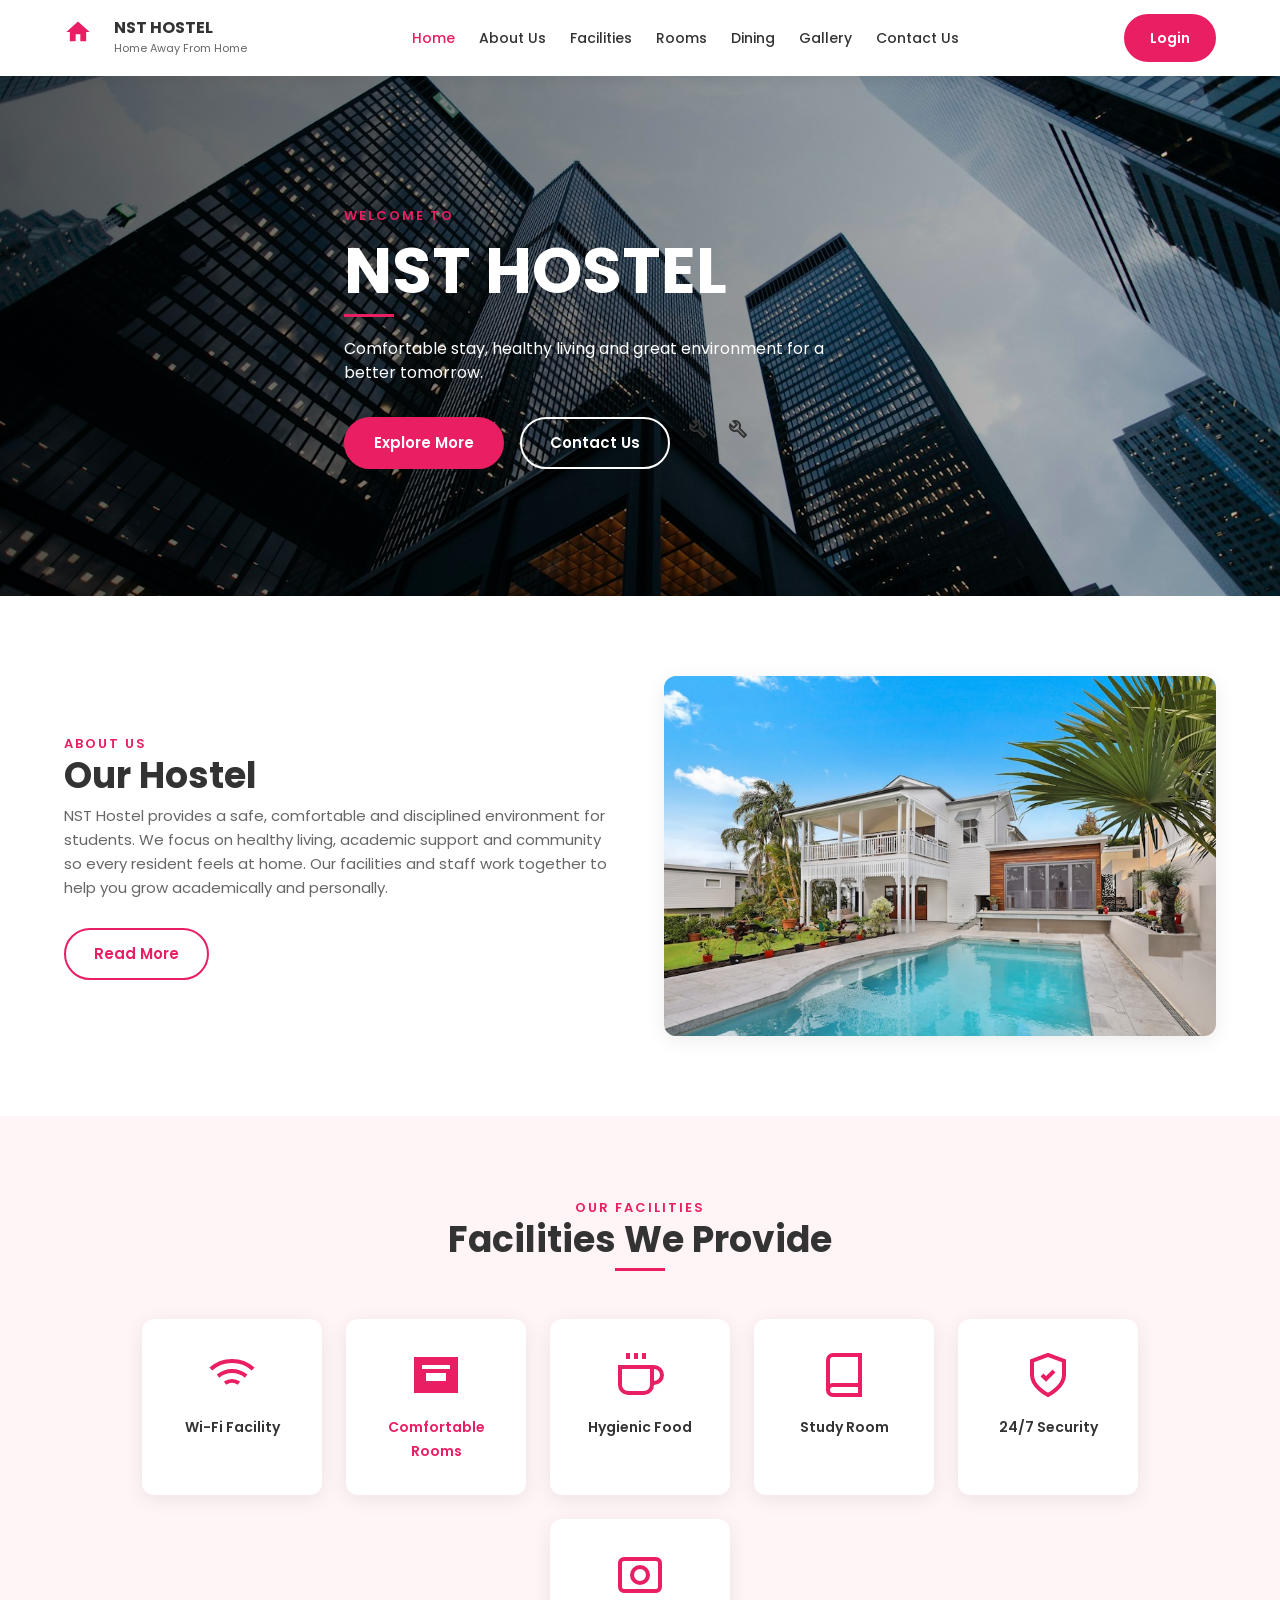
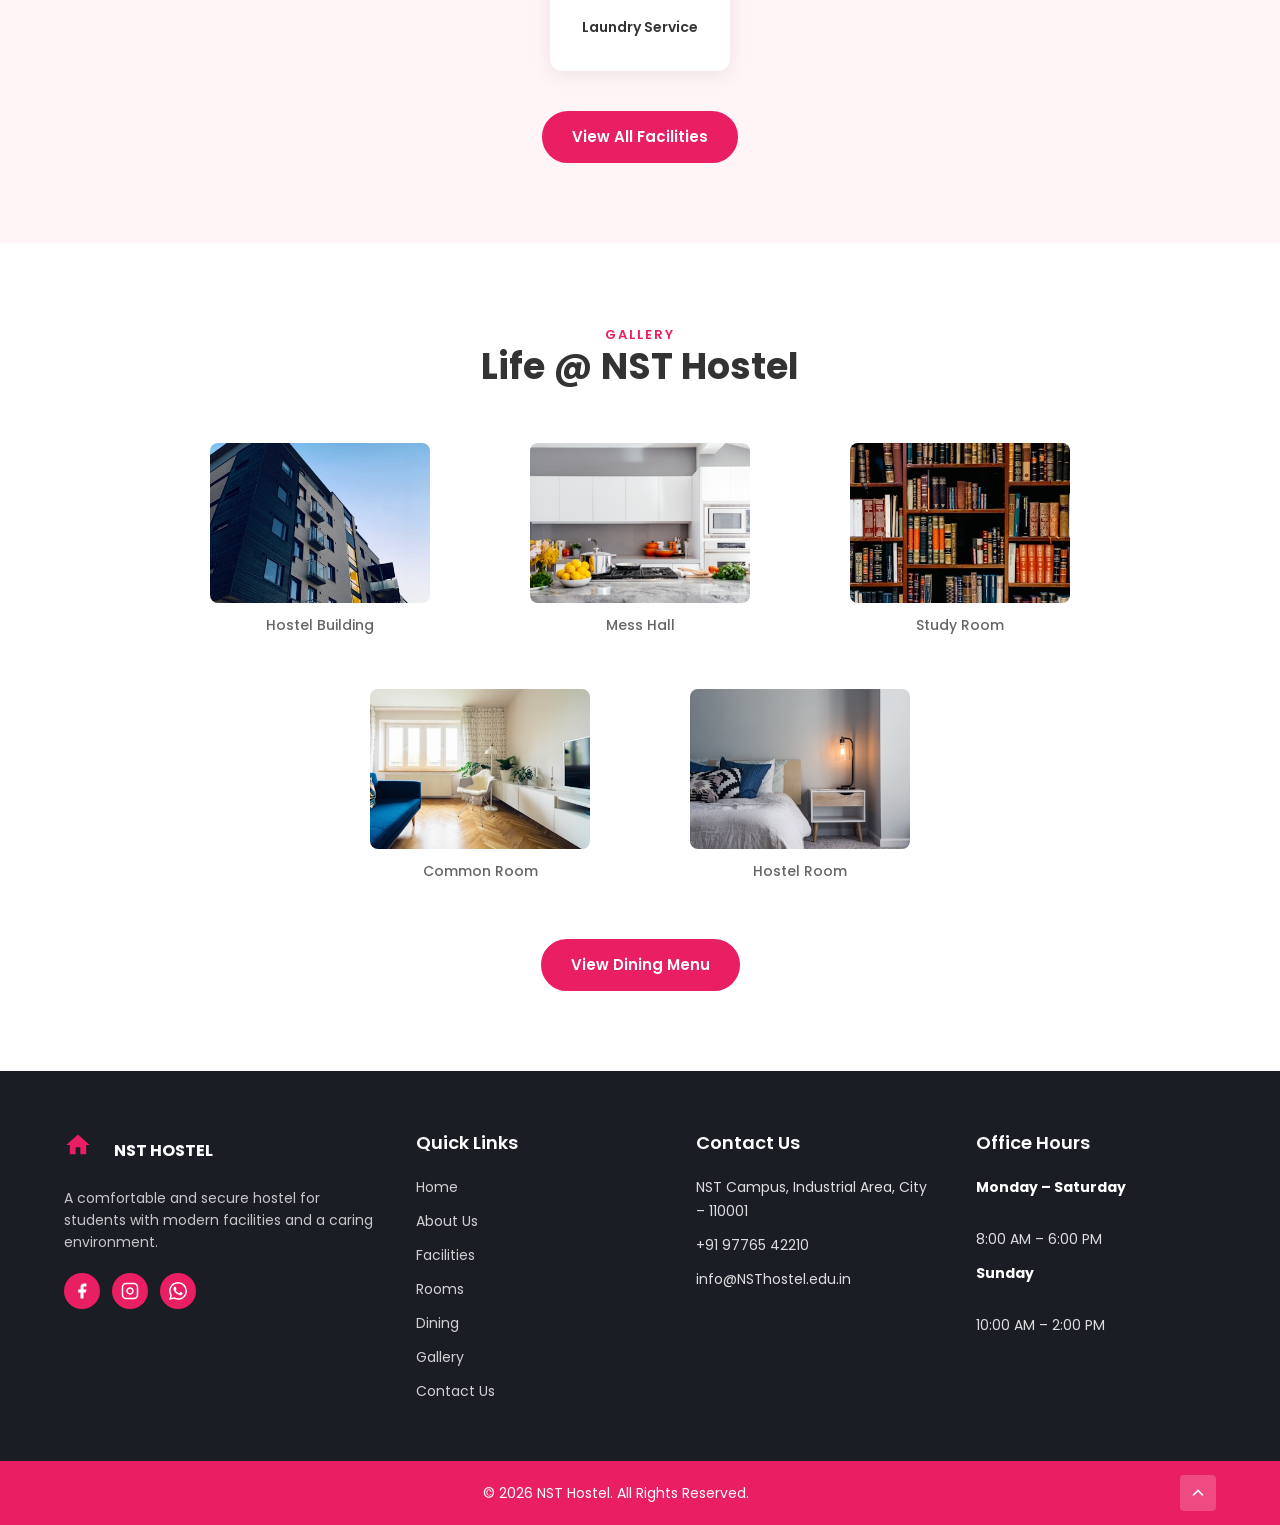
<file: index.html>
<!DOCTYPE html>
<html lang="en">
<head>
  <meta charset="UTF-8">
  <meta name="viewport" content="width=device-width, initial-scale=1.0">
  <title>NST Hostel — Home Away From Home</title>
  <link rel="icon" type="image/png" href="images/favicon.png">
  <link rel="preconnect" href="https://fonts.googleapis.com">
  <link rel="preconnect" href="https://fonts.gstatic.com" crossorigin>
  <link href="https://fonts.googleapis.com/css2?family=Poppins:wght@400;500;600;700&display=swap" rel="stylesheet">
  <link rel="stylesheet" href="style/styles.css">
  <link rel="stylesheet" href="https://fonts.googleapis.com/css2?family=Material+Symbols+Outlined:opsz,wght,FILL,GRAD@20..48,100..700,0..1,-50..200&icon_names=home" />
  <link rel="stylesheet" href="https://fonts.googleapis.com/css2?family=Material+Symbols+Outlined:opsz,wght,FILL,GRAD@24,400,0,0&icon_names=home" />
  <link rel="stylesheet" href="https://fonts.googleapis.com/css2?family=Material+Symbols+Outlined:opsz,wght,FILL,GRAD@20..48,100..700,0..1,-50..200&icon_names=build" />
</head>
<body>

  <header class="header">
    <div class="container header-row">
      <a href="index.html" class="logo">
        <span class="logo-icon"><svg viewBox="0 0 24 24" fill="currentColor"><path d="M10 20v-6h4v6h5v-8h3L12 3 2 12h3v8z"/></svg></span>
        <span class="logo-text"><strong>NST HOSTEL</strong><small>Home Away From Home</small></span>
      </a>
      <input type="checkbox" id="menu-check" class="menu-check">
      <label for="menu-check" class="menu-btn" aria-label="Toggle menu"><span></span><span></span><span></span></label>
      <nav class="nav">
        <a href="index.html" class="nav-link active">Home</a>
        <a href="index.html#about" class="nav-link">About Us</a>
        <a href="facilities.html" class="nav-link">Facilities</a>
        <a href="rooms.html" class="nav-link">Rooms</a>
        <a href="dining.html" class="nav-link">Dining</a>
        <a href="index.html#gallery" class="nav-link">Gallery</a>
        <a href="contact.html" class="nav-link">Contact Us</a>
      </nav>
      <a href="#" class="btn btn-pink btn-login">Login</a>
    </div>
  </header>

  <section id="home" class="hero">
    <div class="hero-overlay"></div>
    <div class="container hero-box">
      <p class="label">WELCOME TO</p>
      <h1 class="hero-title">NST HOSTEL</h1>
      <span class="pink-line"></span>
      <p class="hero-text">Comfortable stay, healthy living and great environment for a better tomorrow.</p>
      <div class="hero-btns">
        <a href="index.html#about" class="btn btn-pink">Explore More</a>
        <a href="contact.html" class="btn btn-white">Contact Us</a>
        <span class="material-symbols-outlined">build</span>
        <span class="material-symbols-outlined">
build
</span>
      </div>
    </div>
  </section>

  <section id="about" class="section">
    <div class="container row">
      <div class="col-text">
        <p class="label">ABOUT US</p>
        <h2 class="title">Our Hostel</h2>
        <p class="text">
          NST Hostel provides a safe, comfortable and disciplined environment for students.
          We focus on healthy living, academic support and community so every resident feels at home.
          Our facilities and staff work together to help you grow academically and personally.
        </p>
        <a href="facilities.html" class="btn btn-border">Read More</a>
      </div>
      <div class="col-img">
        <img src="images/about-hostel.jpg" alt="NST Hostel building" class="rounded-img">
      </div>
    </div>
  </section>

  <section id="facilities" class="section section-pink">
    <div class="container">
      <div class="center-head">
        <p class="label">OUR FACILITIES</p>
        <h2 class="title">Facilities We Provide</h2>
        <span class="pink-line center"></span>
      </div>
      <div class="card-row">
        <div class="card">
          <span class="card-icon"><svg viewBox="0 0 24 24" fill="none" stroke="currentColor" stroke-width="2"><path d="M5 12.55a11 11 0 0 1 14.08 0M1.42 9a16 16 0 0 1 21.16 0M8.53 16.11a6 6 0 0 1 6.95 0M12 20h.01"/></svg></span>
          <h3>Wi-Fi Facility</h3>
        </div>
        <div class="card">
          <span class="card-icon"><svg viewBox="0 0 24 24" fill="none" stroke="currentColor" stroke-width="2"><path d="M2 4v16h20V4H2zm2 2h16v12H4V6z"/><path d="M6 10h12v6H6z"/></svg></span>
          <h3><a href="rooms.html" class="link-pink">Comfortable Rooms</a></h3>
        </div>
        <div class="card">
          <span class="card-icon"><svg viewBox="0 0 24 24" fill="none" stroke="currentColor" stroke-width="2"><path d="M18 8h1a4 4 0 0 1 0 8h-1M2 8h16v9a4 4 0 0 1-4 4H6a4 4 0 0 1-4-4V8z"/><line x1="6" y1="1" x2="6" y2="4"/><line x1="10" y1="1" x2="10" y2="4"/><line x1="14" y1="1" x2="14" y2="4"/></svg></span>
          <h3>Hygienic Food</h3>
        </div>
        <div class="card">
          <span class="card-icon"><svg viewBox="0 0 24 24" fill="none" stroke="currentColor" stroke-width="2"><path d="M4 19.5A2.5 2.5 0 0 1 6.5 17H20"/><path d="M6.5 2H20v20H6.5A2.5 2.5 0 0 1 4 19.5v-15A2.5 2.5 0 0 1 6.5 2z"/></svg></span>
          <h3>Study Room</h3>
        </div>
        <div class="card">
          <span class="card-icon"><svg viewBox="0 0 24 24" fill="none" stroke="currentColor" stroke-width="2"><path d="M12 22s8-4 8-10V5l-8-3-8 3v7c0 6 8 10 8 10z"/><path d="m9 12 2 2 4-4"/></svg></span>
          <h3>24/7 Security</h3>
        </div>
        <div class="card">
          <span class="card-icon"><svg viewBox="0 0 24 24" fill="none" stroke="currentColor" stroke-width="2"><rect x="2" y="4" width="20" height="16" rx="2"/><circle cx="12" cy="12" r="4"/></svg></span>
          <h3>Laundry Service</h3>
        </div>
      </div>
      <div class="center-btn">
        <a href="facilities.html" class="btn btn-pink">View All Facilities</a>
      </div>
    </div>
  </section>

  <section id="gallery" class="section">
    <div class="container">
      <div class="center-head">
        <p class="label">GALLERY</p>
        <h2 class="title">Life @ NST Hostel</h2>
      </div>
      <div class="gallery-row">
        <figure class="gallery-box">
          <img src="images/gallery-hostel-building.jpg" alt="Hostel Building">
          <figcaption>Hostel Building</figcaption>
        </figure>
        <figure class="gallery-box">
          <img src="images/gallery-mess-hall.jpg" alt="Mess Hall">
          <figcaption>Mess Hall</figcaption>
        </figure>
        <figure class="gallery-box">
          <img src="images/gallery-study-room.jpg" alt="Study Room">
          <figcaption>Study Room</figcaption>
        </figure>
        <figure class="gallery-box">
          <img src="images/gallery-common-room.jpg" alt="Common Room">
          <figcaption>Common Room</figcaption>
        </figure>
        <figure class="gallery-box">
          <img src="images/gallery-hostel-room.jpg" alt="Hostel Room">
          <figcaption>Hostel Room</figcaption>
        </figure>
      </div>
      <div class="center-btn">
        <a href="dining.html" class="btn btn-pink">View Dining Menu</a>
      </div>
    </div>
  </section>

  <footer class="footer">
    <div class="container footer-row">
      <div class="footer-col wide">
        <a href="index.html" class="logo">
          <span class="logo-icon"><svg viewBox="0 0 24 24" fill="currentColor"><path d="M10 20v-6h4v6h5v-8h3L12 3 2 12h3v8z"/></svg></span>
          <span class="logo-text"><strong>NST HOSTEL</strong></span>
        </a>
        <p class="footer-text">A comfortable and secure hostel for students with modern facilities and a caring environment.</p>
        <div class="social-row">
          <a href="#" class="social-link" aria-label="Facebook"><svg viewBox="0 0 24 24" fill="currentColor"><path d="M18 2h-3a5 5 0 0 0-5 5v3H7v4h3v8h4v-8h3l1-4h-4V7a1 1 0 0 1 1-1h3z"/></svg></a>
          <a href="#" class="social-link" aria-label="Instagram"><svg viewBox="0 0 24 24" fill="none" stroke="currentColor" stroke-width="2"><rect x="2" y="2" width="20" height="20" rx="5"/><path d="M16 11.37A4 4 0 1 1 12.63 8 4 4 0 0 1 16 11.37z"/></svg></a>
          <a href="#" class="social-link" aria-label="WhatsApp"><svg viewBox="0 0 24 24" fill="currentColor"><path d="M17.472 14.382c-.297-.149-1.758-.867-2.03-.967-.273-.099-.471-.148-.67.15-.197.297-.767.966-.94 1.164-.173.199-.347.223-.644.075-.297-.15-1.255-.463-2.39-1.475-.883-.788-1.48-1.761-1.653-2.059-.173-.297-.018-.458.13-.606.134-.133.298-.347.446-.52.149-.174.198-.298.298-.497.099-.198.05-.371-.025-.52-.075-.149-.669-1.612-.916-2.207-.242-.579-.487-.5-.669-.51-.173-.008-.371-.01-.57-.01-.198 0-.52.074-.792.372-.272.297-1.04 1.016-1.04 2.479 0 1.462 1.065 2.875 1.213 3.074.149.198 2.096 3.2 5.077 4.487.709.306 1.262.489 1.694.625.712.227 1.36.195 1.871.118.571-.085 1.758-.719 2.006-1.413.248-.694.248-1.289.173-1.413-.074-.124-.272-.198-.57-.347m-5.421 7.403h-.004a9.87 9.87 0 0 1-5.031-1.378l-.361-.214-3.741.982.998-3.648-.235-.374a9.86 9.86 0 0 1-1.51-5.26c.001-5.45 4.436-9.884 9.888-9.884 2.64 0 5.122 1.03 6.988 2.898a9.825 9.825 0 0 1 2.893 6.994c-.003 5.45-4.435 9.884-9.885 9.884m8.413-18.297A11.815 11.815 0 0 0 12.05 0C5.495 0 .16 5.335.157 11.892c0 2.096.547 4.142 1.588 5.945L.057 24l6.305-1.654a11.882 11.882 0 0 0 5.683 1.448h.005c6.554 0 11.89-5.335 11.893-11.893a11.821 11.821 0 0 0-3.48-8.413z"/></svg></a>
        </div>
      </div>
      <div class="footer-col">
        <h3 class="footer-title">Quick Links</h3>
        <ul class="footer-list">
          <li><a href="index.html">Home</a></li>
          <li><a href="index.html#about">About Us</a></li>
          <li><a href="facilities.html">Facilities</a></li>
          <li><a href="rooms.html">Rooms</a></li>
          <li><a href="dining.html">Dining</a></li>
          <li><a href="index.html#gallery">Gallery</a></li>
          <li><a href="contact.html">Contact Us</a></li>
        </ul>
      </div>
      <div class="footer-col">
        <h3 class="footer-title">Contact Us</h3>
        <ul class="footer-list">
          <li>NST Campus, Industrial Area, City – 110001</li>
          <li>+91 97765 42210</li>
          <li>info@NSThostel.edu.in</li>
        </ul>
      </div>
      <div class="footer-col">
        <h3 class="footer-title">Office Hours</h3>
        <ul class="footer-list">
          <li><strong>Monday – Saturday</strong><br>8:00 AM – 6:00 PM</li>
          <li><strong>Sunday</strong><br>10:00 AM – 2:00 PM</li>
        </ul>
      </div>
    </div>
    <div class="footer-bar">
      <div class="container bar-row">
        <p>© 2026 NST Hostel. All Rights Reserved.</p>
        <a href="#home" class="top-btn" aria-label="Back to top"><svg viewBox="0 0 24 24" fill="none" stroke="currentColor" stroke-width="2"><polyline points="18 15 12 9 6 15"/></svg></a>
      </div>
    </div>
  </footer>

</body>
</html>
</file>
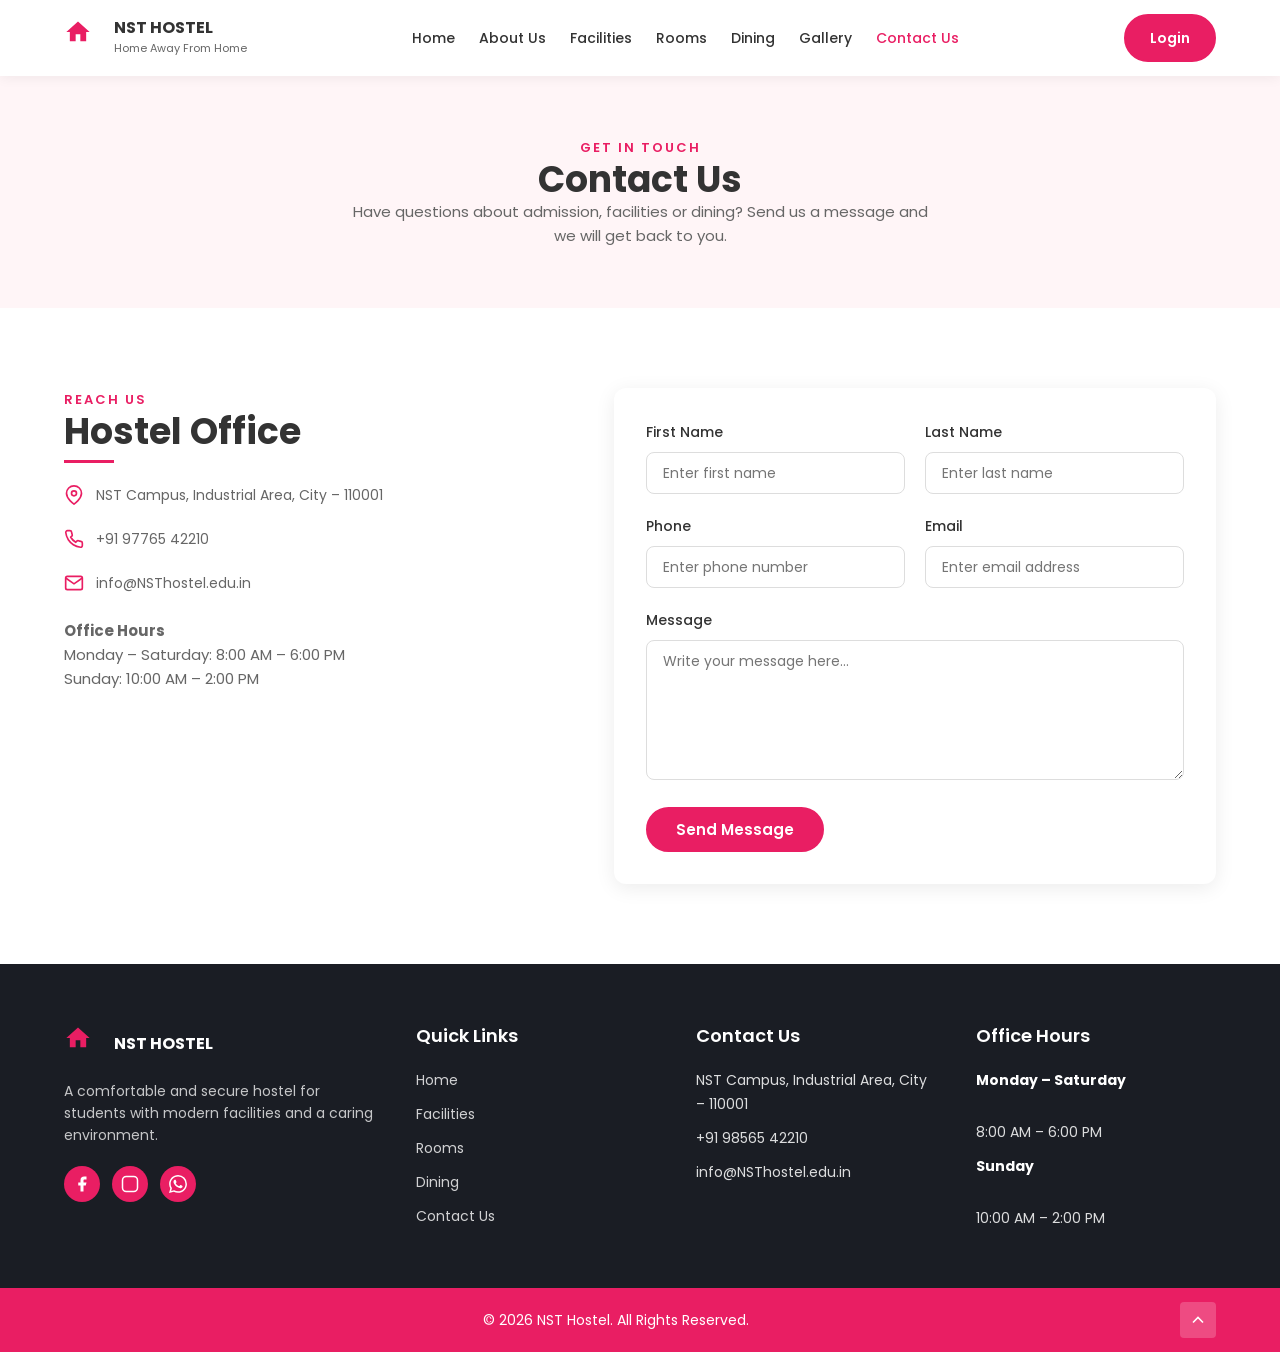
<file: contact.html>
<!DOCTYPE html>
<html lang="en">
<head>
  <meta charset="UTF-8">
  <meta name="viewport" content="width=device-width, initial-scale=1.0">
  <title>Contact Us — NST Hostel</title>
  <link rel="icon" type="image/png" href="images/favicon.png">
  <link rel="preconnect" href="https://fonts.googleapis.com">
  <link rel="preconnect" href="https://fonts.gstatic.com" crossorigin>
  <link href="https://fonts.googleapis.com/css2?family=Poppins:wght@400;500;600;700&display=swap" rel="stylesheet">
  <link rel="stylesheet" href="style/styles.css">
</head>
<body>

  <header class="header">
    <div class="container header-row">
      <a href="index.html" class="logo">
        <span class="logo-icon"><svg viewBox="0 0 24 24" fill="currentColor"><path d="M10 20v-6h4v6h5v-8h3L12 3 2 12h3v8z"/></svg></span>
        <span class="logo-text"><strong>NST HOSTEL</strong><small>Home Away From Home</small></span>
      </a>
      <input type="checkbox" id="menu-check" class="menu-check">
      <label for="menu-check" class="menu-btn" aria-label="Toggle menu"><span></span><span></span><span></span></label>
      <nav class="nav">
        <a href="index.html" class="nav-link">Home</a>
        <a href="index.html#about" class="nav-link">About Us</a>
        <a href="facilities.html" class="nav-link">Facilities</a>
        <a href="rooms.html" class="nav-link">Rooms</a>
        <a href="dining.html" class="nav-link">Dining</a>
        <a href="index.html#gallery" class="nav-link">Gallery</a>
        <a href="contact.html" class="nav-link active">Contact Us</a>
      </nav>
      <a href="#" class="btn btn-pink btn-login">Login</a>
    </div>
  </header>

  <section class="page-banner">
    <div class="container">
      <p class="label">GET IN TOUCH</p>
      <h1 class="title">Contact Us</h1>
      <p class="text">Have questions about admission, facilities or dining? Send us a message and we will get back to you.</p>
    </div>
  </section>

  <section class="section">
    <div class="container contact-row">
      <div class="contact-info">
        <p class="label">REACH US</p>
        <h2 class="title">Hostel Office</h2>
        <span class="pink-line"></span>

        <div class="info-item">
          <span class="info-icon"><svg viewBox="0 0 24 24" fill="none" stroke="currentColor" stroke-width="2"><path d="M21 10c0 7-9 13-9 13s-9-6-9-13a9 9 0 0 1 18 0z"/><circle cx="12" cy="10" r="3"/></svg></span>
          <span>NST Campus, Industrial Area, City – 110001</span>
        </div>
        <div class="info-item">
          <span class="info-icon"><svg viewBox="0 0 24 24" fill="none" stroke="currentColor" stroke-width="2"><path d="M22 16.92v3a2 2 0 0 1-2.18 2 19.79 19.79 0 0 1-8.63-3.07 19.5 19.5 0 0 1-6-6 19.79 19.79 0 0 1-3.07-8.67A2 2 0 0 1 4.11 2h3a2 2 0 0 1 2 1.72c.127.96.361 1.903.7 2.81a2 2 0 0 1-.45 2.11L8.09 9.91a16 16 0 0 0 6 6l1.27-1.27a2 2 0 0 1 2.11-.45c.907.339 1.85.573 2.81.7A2 2 0 0 1 22 16.92z"/></svg></span>
          <span>+91 97765 42210</span>
        </div>
        <div class="info-item">
          <span class="info-icon"><svg viewBox="0 0 24 24" fill="none" stroke="currentColor" stroke-width="2"><path d="M4 4h16c1.1 0 2 .9 2 2v12c0 1.1-.9 2-2 2H4c-1.1 0-2-.9-2-2V6c0-1.1.9-2 2-2z"/><polyline points="22,6 12,13 2,6"/></svg></span>
          <span>info@NSThostel.edu.in</span>
        </div>

        <p class="text text-gap">
          <strong>Office Hours</strong><br>
          Monday – Saturday: 8:00 AM – 6:00 PM<br>
          Sunday: 10:00 AM – 2:00 PM
        </p>
      </div>

      <div class="contact-form-wrap">
        <form class="form" action="#" id="contact-form" method="post">
          <div class="form-row">
            <div class="form-group">
              <label for="first-name">First Name</label>
              <input type="text" id="first-name" name="first-name" placeholder="Enter first name" required>
            </div>
            <div class="form-group">
              <label for="last-name">Last Name</label>
              <input type="text" id="last-name" name="last-name" placeholder="Enter last name" required>
            </div>
          </div>
          <div class="form-row">
            <div class="form-group">
              <label for="phone">Phone</label>
              <input type="tel" id="phone" name="phone" placeholder="Enter phone number" required>
            </div>
            <div class="form-group">
              <label for="email">Email</label>
              <input type="email" id="email" name="email" placeholder="Enter email address" required>
            </div>
          </div>
          <div class="form-group full">
            <label for="message">Message</label>
            <textarea id="message" name="message" placeholder="Write your message here..." required></textarea>
          </div>
          <button type="submit" class="btn btn-pink">Send Message</button>
          <div id="status"></div>
        </form>
      </div>
    </div>
  </section>

  <footer class="footer">
    <div class="container footer-row">
      <div class="footer-col wide">
        <a href="index.html" class="logo">
          <span class="logo-icon"><svg viewBox="0 0 24 24" fill="currentColor"><path d="M10 20v-6h4v6h5v-8h3L12 3 2 12h3v8z"/></svg></span>
          <span class="logo-text"><strong>NST HOSTEL</strong></span>
        </a>
        <p class="footer-text">A comfortable and secure hostel for students with modern facilities and a caring environment.</p>
        <div class="social-row">
          <a href="#" class="social-link" aria-label="Facebook"><svg viewBox="0 0 24 24" fill="currentColor"><path d="M18 2h-3a5 5 0 0 0-5 5v3H7v4h3v8h4v-8h3l1-4h-4V7a1 1 0 0 1 1-1h3z"/></svg></a>
          <a href="#" class="social-link" aria-label="Instagram"><svg viewBox="0 0 24 24" fill="none" stroke="currentColor" stroke-width="2"><rect x="2" y="2" width="20" height="20" rx="5"/></svg></a>
          <a href="#" class="social-link" aria-label="WhatsApp"><svg viewBox="0 0 24 24" fill="currentColor"><path d="M17.472 14.382c-.297-.149-1.758-.867-2.03-.967-.273-.099-.471-.148-.67.15-.197.297-.767.966-.94 1.164-.173.199-.347.223-.644.075-.297-.15-1.255-.463-2.39-1.475-.883-.788-1.48-1.761-1.653-2.059-.173-.297-.018-.458.13-.606.134-.133.298-.347.446-.52.149-.174.198-.298.298-.497.099-.198.05-.371-.025-.52-.075-.149-.669-1.612-.916-2.207-.242-.579-.487-.5-.669-.51-.173-.008-.371-.01-.57-.01-.198 0-.52.074-.792.372-.272.297-1.04 1.016-1.04 2.479 0 1.462 1.065 2.875 1.213 3.074.149.198 2.096 3.2 5.077 4.487.709.306 1.262.489 1.694.625.712.227 1.36.195 1.871.118.571-.085 1.758-.719 2.006-1.413.248-.694.248-1.289.173-1.413-.074-.124-.272-.198-.57-.347m-5.421 7.403h-.004a9.87 9.87 0 0 1-5.031-1.378l-.361-.214-3.741.982.998-3.648-.235-.374a9.86 9.86 0 0 1-1.51-5.26c.001-5.45 4.436-9.884 9.888-9.884 2.64 0 5.122 1.03 6.988 2.898a9.825 9.825 0 0 1 2.893 6.994c-.003 5.45-4.435 9.884-9.885 9.884m8.413-18.297A11.815 11.815 0 0 0 12.05 0C5.495 0 .16 5.335.157 11.892c0 2.096.547 4.142 1.588 5.945L.057 24l6.305-1.654a11.882 11.882 0 0 0 5.683 1.448h.005c6.554 0 11.89-5.335 11.893-11.893a11.821 11.821 0 0 0-3.48-8.413z"/></svg></a>
        </div>
      </div>
      <div class="footer-col">
        <h3 class="footer-title">Quick Links</h3>
        <ul class="footer-list">
          <li><a href="index.html">Home</a></li>
          <li><a href="facilities.html">Facilities</a></li>
          <li><a href="rooms.html">Rooms</a></li>
          <li><a href="dining.html">Dining</a></li>
          <li><a href="contact.html">Contact Us</a></li>
        </ul>
      </div>
      <div class="footer-col">
        <h3 class="footer-title">Contact Us</h3>
        <ul class="footer-list">
          <li>NST Campus, Industrial Area, City – 110001</li>
          <li>+91 98565 42210</li>
          <li>info@NSThostel.edu.in</li>
        </ul>
      </div>
      <div class="footer-col">
        <h3 class="footer-title">Office Hours</h3>
        <ul class="footer-list">
          <li><strong>Monday – Saturday</strong><br>8:00 AM – 6:00 PM</li>
          <li><strong>Sunday</strong><br>10:00 AM – 2:00 PM</li>
        </ul>
      </div>
    </div>
    <div class="footer-bar">
      <div class="container bar-row">
        <p>© 2026 NST Hostel. All Rights Reserved.</p>
        <a href="#" class="top-btn" aria-label="Back to top"><svg viewBox="0 0 24 24" fill="none" stroke="currentColor" stroke-width="2"><polyline points="18 15 12 9 6 15"/></svg></a>
      </div>
    </div>
  </footer>

  <script>
    // REPLACE THESE WITH YOUR ACTUAL KEYS FROM EMAILJS
    const PUBLIC_KEY = "1J2blwktdWvnf9H-u";
    const SERVICE_ID = "service_gd6c1fd";
    const TEMPLATE_ID = "template_rpi8fah";

    document.getElementById('contact-form').addEventListener('submit', async function(event) {
        event.preventDefault(); // Stop page refresh
        
        const statusDiv = document.getElementById('status');
        statusDiv.innerHTML = "Sending...";

        // 1. Package the form data to match your template tags
        const templateParams = {
            first_name: document.getElementById('first-name').value,
            last_name: document.getElementById('last-name').value,
            phone_number: document.getElementById('phone').value,
            user_email: document.getElementById('email').value,
            message_text: document.getElementById('message').value
        };

        // 2. Prepare the payload for EmailJS
        const payload = {
            service_id: SERVICE_ID,
            template_id: TEMPLATE_ID,
            user_id: PUBLIC_KEY,
            template_params: templateParams
        };

        try {
            // 3. Send via standard network fetch (Works directly from local files!)
            const response = await fetch('https://api.emailjs.com/api/v1.0/email/send', {
                method: 'POST',
                headers: {
                    'Content-Type': 'application/json'
                },
                body: JSON.stringify(payload)
            });

            if (response.ok) {
                statusDiv.innerHTML = "<p style='color: green;'>Thanks for connecting with us. We will reach out to you soon</p>";
                document.getElementById('contact-form').reset();
            } else {
                const text = await response.text();
                statusDiv.innerHTML = `<p style='color: red;'>Failed: ${text}</p>`;
            }
        } catch (error) {
            statusDiv.innerHTML = "<p style='color: red;'>Error sending message. Check your internet connection.</p>";
        }
    });
</script>
</body>
</html>
</file>
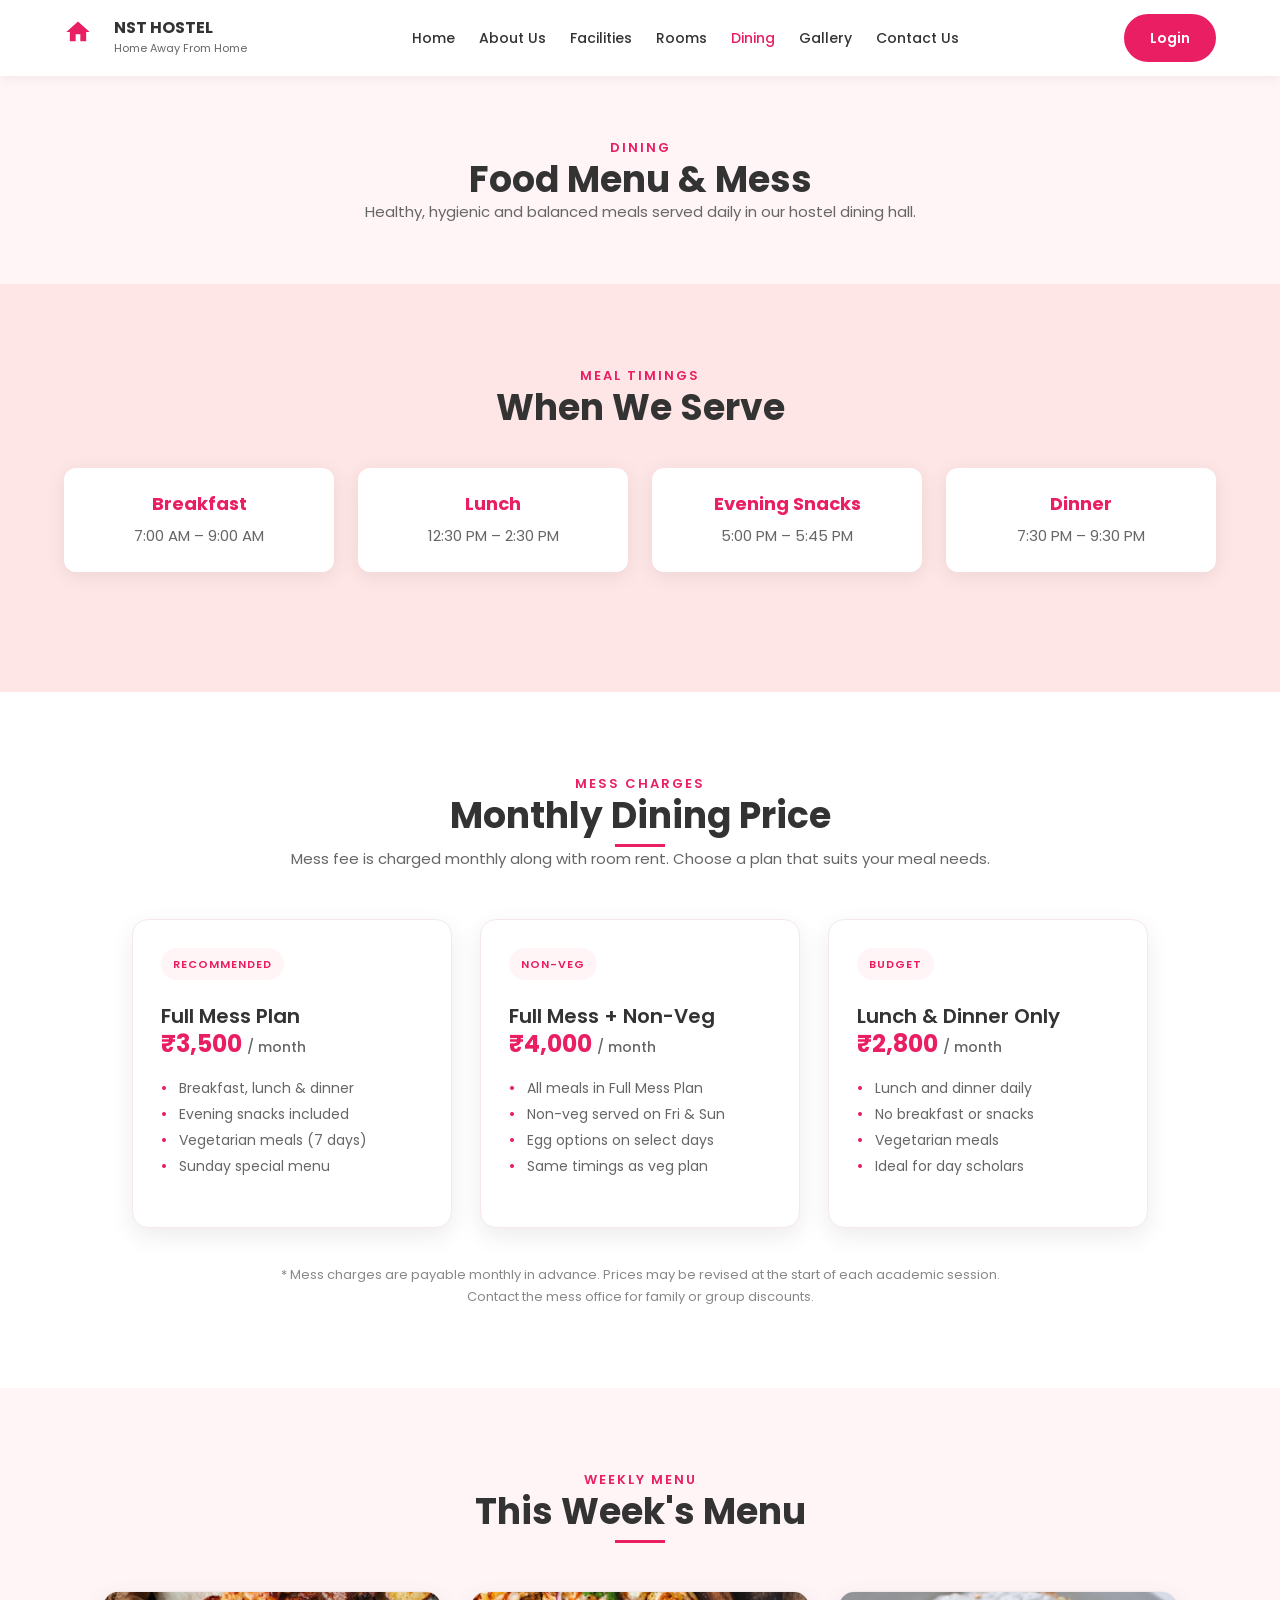
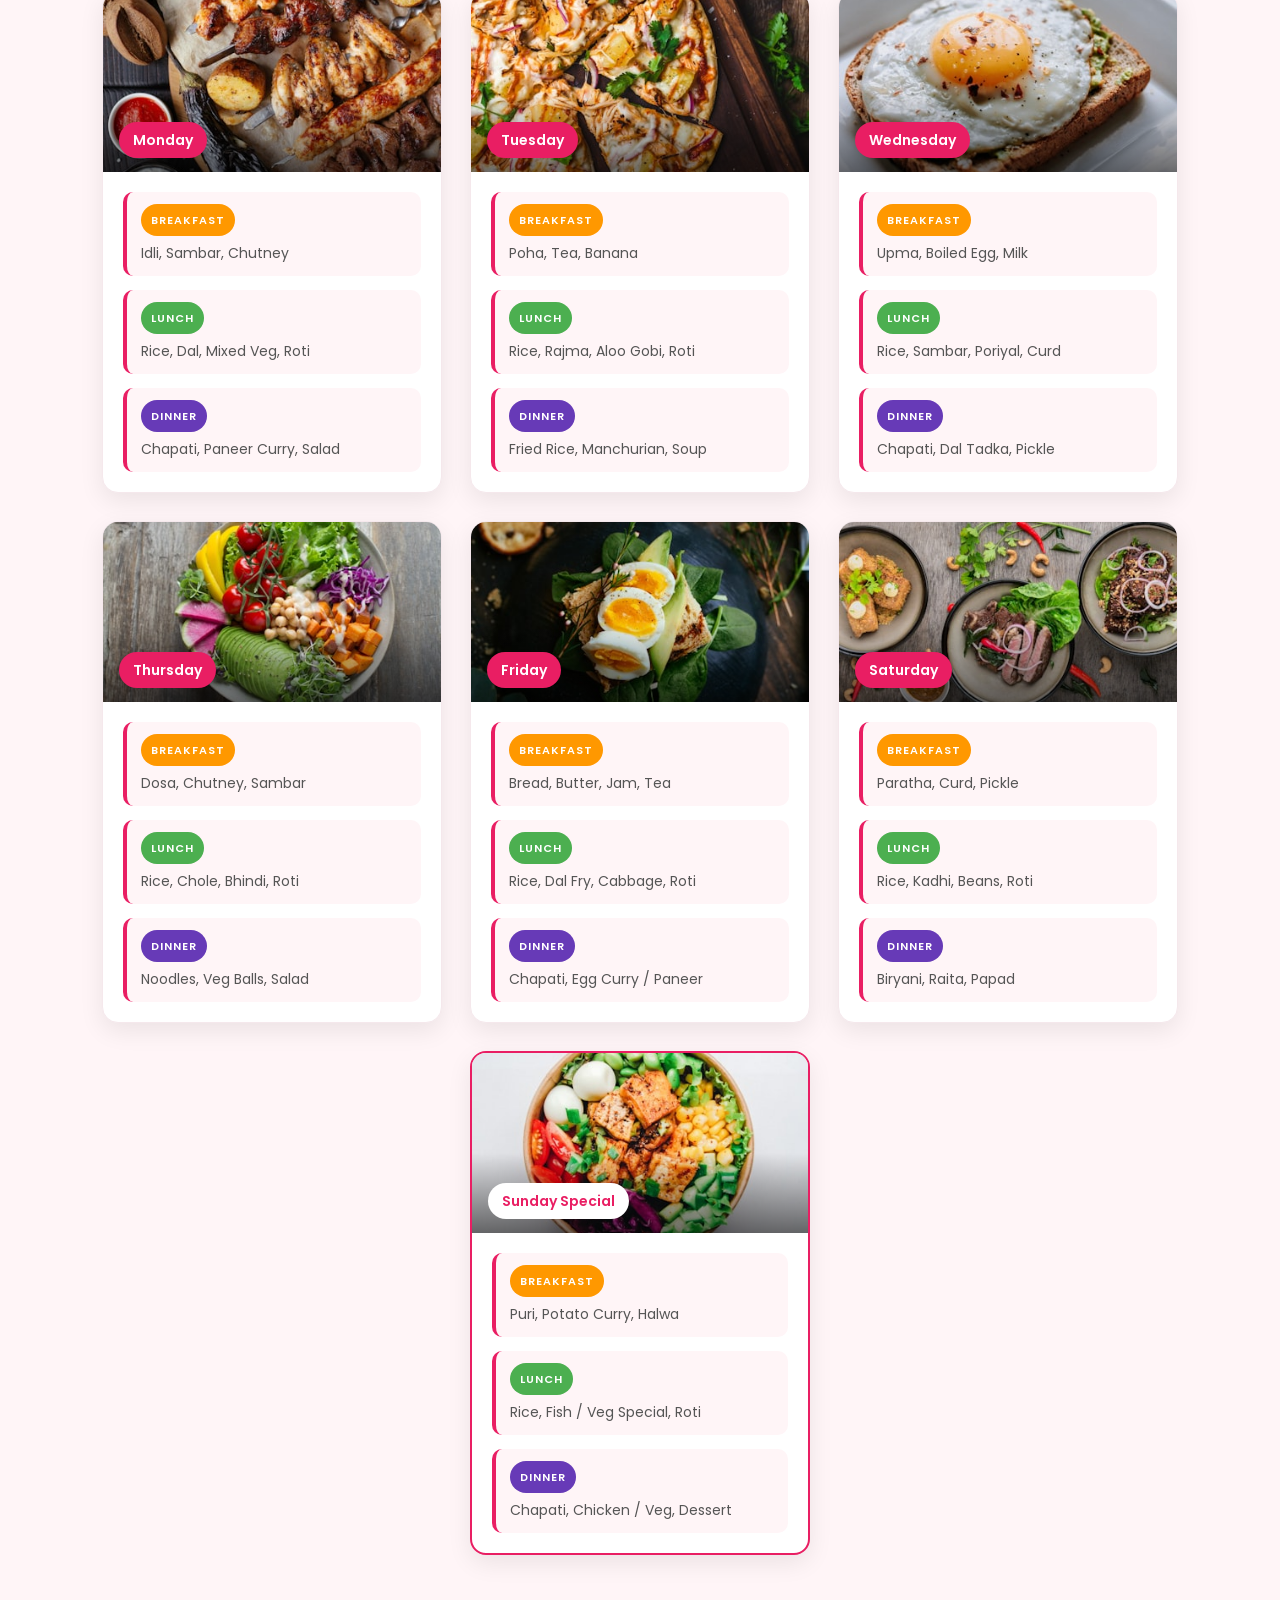
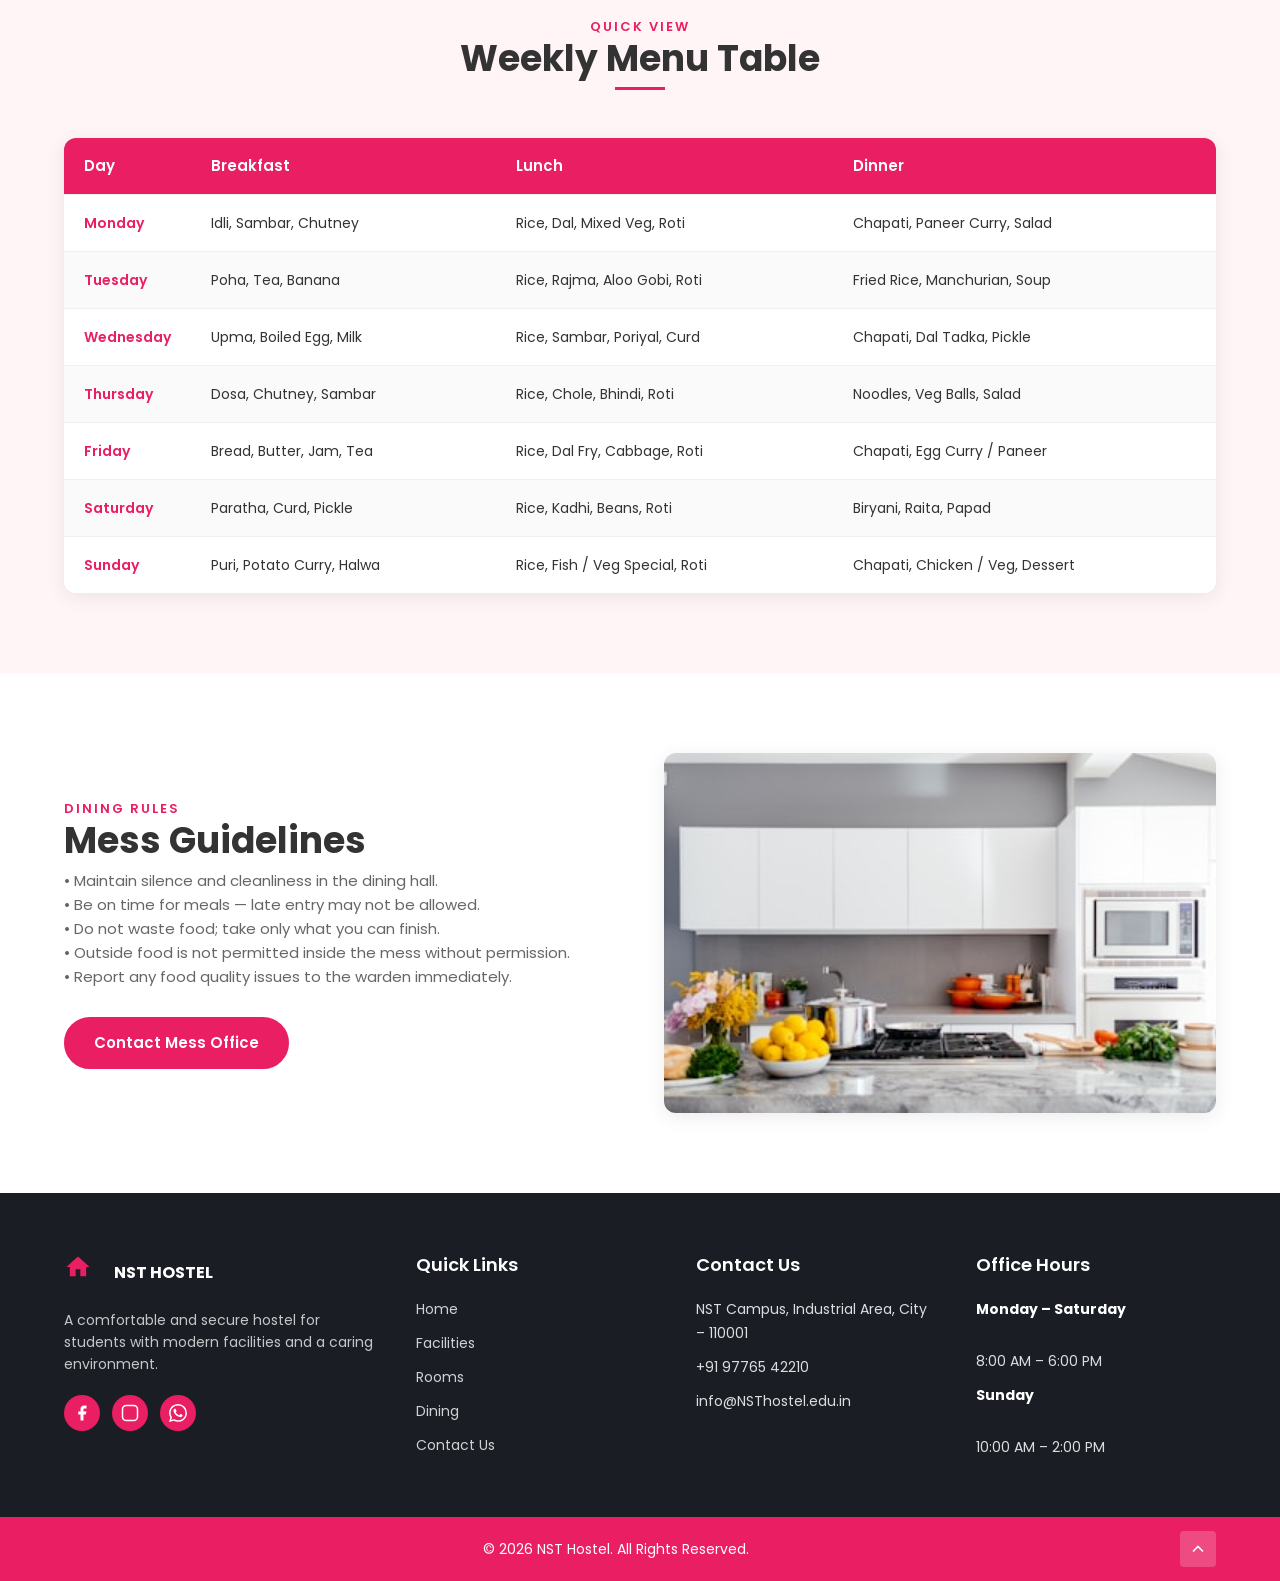
<file: dining.html>
<!DOCTYPE html>
<html lang="en">
<head>
  <meta charset="UTF-8">
  <meta name="viewport" content="width=device-width, initial-scale=1.0">
  <title>Dining — NST Hostel</title>
  <link rel="icon" type="image/png" href="images/favicon.png">
  <link rel="preconnect" href="https://fonts.googleapis.com">
  <link rel="preconnect" href="https://fonts.gstatic.com" crossorigin>
  <link href="https://fonts.googleapis.com/css2?family=Poppins:wght@400;500;600;700&display=swap" rel="stylesheet">
  <link rel="stylesheet" href="style/styles.css">
</head>
<body>

  <header class="header">
    <div class="container header-row">
      <a href="index.html" class="logo">
        <span class="logo-icon"><svg viewBox="0 0 24 24" fill="currentColor"><path d="M10 20v-6h4v6h5v-8h3L12 3 2 12h3v8z"/></svg></span>
        <span class="logo-text"><strong>NST HOSTEL</strong><small>Home Away From Home</small></span>
      </a>
      <input type="checkbox" id="menu-check" class="menu-check">
      <label for="menu-check" class="menu-btn" aria-label="Toggle menu"><span></span><span></span><span></span></label>
      <nav class="nav">
        <a href="index.html" class="nav-link">Home</a>
        <a href="index.html#about" class="nav-link">About Us</a>
        <a href="facilities.html" class="nav-link">Facilities</a>
        <a href="rooms.html" class="nav-link">Rooms</a>
        <a href="dining.html" class="nav-link active">Dining</a>
        <a href="index.html#gallery" class="nav-link">Gallery</a>
        <a href="contact.html" class="nav-link">Contact Us</a>
      </nav>
      <a href="#" class="btn btn-pink btn-login">Login</a>
    </div>
  </header>

  <section class="page-banner">
    <div class="container">
      <p class="label">DINING</p>
      <h1 class="title">Food Menu &amp; Mess</h1>
      <p class="text">Healthy, hygienic and balanced meals served daily in our hostel dining hall.</p>
    </div>
  </section>

  <section class="section section-pink dark-pink">
    <div class="container">
      <div class="center-head">
        <p class="label">MEAL TIMINGS</p>
        <h2 class="title">When We Serve</h2>
      </div>
      <div class="timing-row">
        <div class="timing-box">
          <h3>Breakfast</h3>
          <p>7:00 AM – 9:00 AM</p>
        </div>
        <div class="timing-box">
          <h3>Lunch</h3>
          <p>12:30 PM – 2:30 PM</p>
        </div>
        <div class="timing-box">
          <h3>Evening Snacks</h3>
          <p>5:00 PM – 5:45 PM</p>
        </div>
        <div class="timing-box">
          <h3>Dinner</h3>
          <p>7:30 PM – 9:30 PM</p>
        </div>
      </div>
    </div>
  </section>

  <section class="section">
    <div class="container">
      <div class="center-head">
        <p class="label">MESS CHARGES</p>
        <h2 class="title">Monthly Dining Price</h2>
        <span class="pink-line center"></span>
        <p class="text text-center-narrow">Mess fee is charged monthly along with room rent. Choose a plan that suits your meal needs.</p>
      </div>

      <div class="dining-price-grid">
        <article class="dining-price-card">
          <span class="room-badge">Recommended</span>
          <h3>Full Mess Plan</h3>
          <p class="room-rent">₹3,500 <span>/ month</span></p>
          <ul class="room-details">
            <li>Breakfast, lunch &amp; dinner</li>
            <li>Evening snacks included</li>
            <li>Vegetarian meals (7 days)</li>
            <li>Sunday special menu</li>
          </ul>
        </article>
        
        <article class="dining-price-card">
          <span class="room-badge">Non-Veg</span>
          <h3>Full Mess + Non-Veg</h3>
          <p class="room-rent">₹4,000 <span>/ month</span></p>
          <ul class="room-details">
            <li>All meals in Full Mess Plan</li>
            <li>Non-veg served on Fri &amp; Sun</li>
            <li>Egg options on select days</li>
            <li>Same timings as veg plan</li>
          </ul>
        </article>

        <article class="dining-price-card">
          <span class="room-badge">Budget</span>
          <h3>Lunch &amp; Dinner Only</h3>
          <p class="room-rent">₹2,800 <span>/ month</span></p>
          <ul class="room-details">
            <li>Lunch and dinner daily</li>
            <li>No breakfast or snacks</li>
            <li>Vegetarian meals</li>
            <li>Ideal for day scholars</li>
          </ul>
        </article>
      </div>

      <p class="dining-price-note">* Mess charges are payable monthly in advance. Prices may be revised at the start of each academic session. Contact the mess office for family or group discounts.</p>
    </div>
  </section>

  <section class="section section-pink">
    <div class="container">
      <div class="center-head">
        <p class="label">WEEKLY MENU</p>
        <h2 class="title">This Week's Menu</h2>
        <span class="pink-line center"></span>
      </div>
      <div class="menu-grid">
        <article class="menu-day">
          <div class="menu-day-img">
            <img src="images/menu-monday.jpg" alt="Monday menu">
            <span class="menu-day-badge">Monday</span>
          </div>
          <div class="menu-day-body">
            <div class="menu-meal">
              <span class="meal-tag breakfast">Breakfast</span>
              <p>Idli, Sambar, Chutney</p>
            </div>
            <div class="menu-meal">
              <span class="meal-tag lunch">Lunch</span>
              <p>Rice, Dal, Mixed Veg, Roti</p>
            </div>
            <div class="menu-meal">
              <span class="meal-tag dinner">Dinner</span>
              <p>Chapati, Paneer Curry, Salad</p>
            </div>
          </div>
        </article>

        <article class="menu-day">
          <div class="menu-day-img">
            <img src="images/menu-tuesday.jpg" alt="Tuesday menu">
            <span class="menu-day-badge">Tuesday</span>
          </div>
          <div class="menu-day-body">
            <div class="menu-meal">
              <span class="meal-tag breakfast">Breakfast</span>
              <p>Poha, Tea, Banana</p>
            </div>
            <div class="menu-meal">
              <span class="meal-tag lunch">Lunch</span>
              <p>Rice, Rajma, Aloo Gobi, Roti</p>
            </div>
            <div class="menu-meal">
              <span class="meal-tag dinner">Dinner</span>
              <p>Fried Rice, Manchurian, Soup</p>
            </div>
          </div>
        </article>

        <article class="menu-day">
          <div class="menu-day-img">
            <img src="images/menu-wednesday.jpg" alt="Wednesday menu">
            <span class="menu-day-badge">Wednesday</span>
          </div>
          <div class="menu-day-body">
            <div class="menu-meal">
              <span class="meal-tag breakfast">Breakfast</span>
              <p>Upma, Boiled Egg, Milk</p>
            </div>
            <div class="menu-meal">
              <span class="meal-tag lunch">Lunch</span>
              <p>Rice, Sambar, Poriyal, Curd</p>
            </div>
            <div class="menu-meal">
              <span class="meal-tag dinner">Dinner</span>
              <p>Chapati, Dal Tadka, Pickle</p>
            </div>
          </div>
        </article>

        <article class="menu-day">
          <div class="menu-day-img">
            <img src="images/menu-thursday.jpg" alt="Thursday menu">
            <span class="menu-day-badge">Thursday</span>
          </div>
          <div class="menu-day-body">
            <div class="menu-meal">
              <span class="meal-tag breakfast">Breakfast</span>
              <p>Dosa, Chutney, Sambar</p>
            </div>
            <div class="menu-meal">
              <span class="meal-tag lunch">Lunch</span>
              <p>Rice, Chole, Bhindi, Roti</p>
            </div>
            <div class="menu-meal">
              <span class="meal-tag dinner">Dinner</span>
              <p>Noodles, Veg Balls, Salad</p>
            </div>
          </div>
        </article>

        <article class="menu-day">
          <div class="menu-day-img">
            <img src="images/menu-friday.jpg" alt="Friday menu">
            <span class="menu-day-badge">Friday</span>
          </div>
          <div class="menu-day-body">
            <div class="menu-meal">
              <span class="meal-tag breakfast">Breakfast</span>
              <p>Bread, Butter, Jam, Tea</p>
            </div>
            <div class="menu-meal">
              <span class="meal-tag lunch">Lunch</span>
              <p>Rice, Dal Fry, Cabbage, Roti</p>
            </div>
            <div class="menu-meal">
              <span class="meal-tag dinner">Dinner</span>
              <p>Chapati, Egg Curry / Paneer</p>
            </div>
          </div>
        </article>

        <article class="menu-day">
          <div class="menu-day-img">
            <img src="images/menu-saturday.jpg" alt="Saturday menu">
            <span class="menu-day-badge">Saturday</span>
          </div>
          <div class="menu-day-body">
            <div class="menu-meal">
              <span class="meal-tag breakfast">Breakfast</span>
              <p>Paratha, Curd, Pickle</p>
            </div>
            <div class="menu-meal">
              <span class="meal-tag lunch">Lunch</span>
              <p>Rice, Kadhi, Beans, Roti</p>
            </div>
            <div class="menu-meal">
              <span class="meal-tag dinner">Dinner</span>
              <p>Biryani, Raita, Papad</p>
            </div>
          </div>
        </article>

        <article class="menu-day highlight">
          <div class="menu-day-img">
            <img src="images/menu-sunday.jpg" alt="Sunday special menu">
            <span class="menu-day-badge">Sunday Special</span>
          </div>
          <div class="menu-day-body">
            <div class="menu-meal">
              <span class="meal-tag breakfast">Breakfast</span>
              <p>Puri, Potato Curry, Halwa</p>
            </div>
            <div class="menu-meal">
              <span class="meal-tag lunch">Lunch</span>
              <p>Rice, Fish / Veg Special, Roti</p>
            </div>
            <div class="menu-meal">
              <span class="meal-tag dinner">Dinner</span>
              <p>Chapati, Chicken / Veg, Dessert</p>
            </div>
          </div>
        </article>
      </div>

      <div class="center-head section-head-gap">
        <p class="label">QUICK VIEW</p>
        <h2 class="title">Weekly Menu Table</h2>
        <span class="pink-line center"></span>
      </div>
      <div class="menu-table-wrap">
        <table class="menu-table">
          <thead>
            <tr>
              <th>Day</th>
              <th>Breakfast</th>
              <th>Lunch</th>
              <th>Dinner</th>
            </tr>
          </thead>
          <tbody>
            <tr>
              <td>Monday</td>
              <td>Idli, Sambar, Chutney</td>
              <td>Rice, Dal, Mixed Veg, Roti</td>
              <td>Chapati, Paneer Curry, Salad</td>
            </tr>
            <tr>
              <td>Tuesday</td>
              <td>Poha, Tea, Banana</td>
              <td>Rice, Rajma, Aloo Gobi, Roti</td>
              <td>Fried Rice, Manchurian, Soup</td>
            </tr>
            <tr>
              <td>Wednesday</td>
              <td>Upma, Boiled Egg, Milk</td>
              <td>Rice, Sambar, Poriyal, Curd</td>
              <td>Chapati, Dal Tadka, Pickle</td>
            </tr>
            <tr>
              <td>Thursday</td>
              <td>Dosa, Chutney, Sambar</td>
              <td>Rice, Chole, Bhindi, Roti</td>
              <td>Noodles, Veg Balls, Salad</td>
            </tr>
            <tr>
              <td>Friday</td>
              <td>Bread, Butter, Jam, Tea</td>
              <td>Rice, Dal Fry, Cabbage, Roti</td>
              <td>Chapati, Egg Curry / Paneer</td>
            </tr>
            <tr>
              <td>Saturday</td>
              <td>Paratha, Curd, Pickle</td>
              <td>Rice, Kadhi, Beans, Roti</td>
              <td>Biryani, Raita, Papad</td>
            </tr>
            <tr>
              <td>Sunday</td>
              <td>Puri, Potato Curry, Halwa</td>
              <td>Rice, Fish / Veg Special, Roti</td>
              <td>Chapati, Chicken / Veg, Dessert</td>
            </tr>
          </tbody>
        </table>
      </div>
    </div>
  </section>

  <section class="section">
    <div class="container row">
      <div class="col-text">
        <p class="label">DINING RULES</p>
        <h2 class="title">Mess Guidelines</h2>
        <p class="text">• Maintain silence and cleanliness in the dining hall.<br>
        • Be on time for meals — late entry may not be allowed.<br>
        • Do not waste food; take only what you can finish.<br>
        • Outside food is not permitted inside the mess without permission.<br>
        • Report any food quality issues to the warden immediately.</p>
        <a href="contact.html" class="btn btn-pink">Contact Mess Office</a>
      </div>
      <div class="col-img">
        <img src="images/gallery-mess-hall.jpg" alt="NST Hostel mess hall" class="rounded-img">
      </div>
    </div>
  </section>

  <footer class="footer">
    <div class="container footer-row">
      <div class="footer-col wide">
        <a href="index.html" class="logo">
          <span class="logo-icon"><svg viewBox="0 0 24 24" fill="currentColor"><path d="M10 20v-6h4v6h5v-8h3L12 3 2 12h3v8z"/></svg></span>
          <span class="logo-text"><strong>NST HOSTEL</strong></span>
        </a>
        <p class="footer-text">A comfortable and secure hostel for students with modern facilities and a caring environment.</p>
        <div class="social-row">
          <a href="#" class="social-link" aria-label="Facebook"><svg viewBox="0 0 24 24" fill="currentColor"><path d="M18 2h-3a5 5 0 0 0-5 5v3H7v4h3v8h4v-8h3l1-4h-4V7a1 1 0 0 1 1-1h3z"/></svg></a>
          <a href="#" class="social-link" aria-label="Instagram"><svg viewBox="0 0 24 24" fill="none" stroke="currentColor" stroke-width="2"><rect x="2" y="2" width="20" height="20" rx="5"/></svg></a>
          <a href="#" class="social-link" aria-label="WhatsApp"><svg viewBox="0 0 24 24" fill="currentColor"><path d="M17.472 14.382c-.297-.149-1.758-.867-2.03-.967-.273-.099-.471-.148-.67.15-.197.297-.767.966-.94 1.164-.173.199-.347.223-.644.075-.297-.15-1.255-.463-2.39-1.475-.883-.788-1.48-1.761-1.653-2.059-.173-.297-.018-.458.13-.606.134-.133.298-.347.446-.52.149-.174.198-.298.298-.497.099-.198.05-.371-.025-.52-.075-.149-.669-1.612-.916-2.207-.242-.579-.487-.5-.669-.51-.173-.008-.371-.01-.57-.01-.198 0-.52.074-.792.372-.272.297-1.04 1.016-1.04 2.479 0 1.462 1.065 2.875 1.213 3.074.149.198 2.096 3.2 5.077 4.487.709.306 1.262.489 1.694.625.712.227 1.36.195 1.871.118.571-.085 1.758-.719 2.006-1.413.248-.694.248-1.289.173-1.413-.074-.124-.272-.198-.57-.347m-5.421 7.403h-.004a9.87 9.87 0 0 1-5.031-1.378l-.361-.214-3.741.982.998-3.648-.235-.374a9.86 9.86 0 0 1-1.51-5.26c.001-5.45 4.436-9.884 9.888-9.884 2.64 0 5.122 1.03 6.988 2.898a9.825 9.825 0 0 1 2.893 6.994c-.003 5.45-4.435 9.884-9.885 9.884m8.413-18.297A11.815 11.815 0 0 0 12.05 0C5.495 0 .16 5.335.157 11.892c0 2.096.547 4.142 1.588 5.945L.057 24l6.305-1.654a11.882 11.882 0 0 0 5.683 1.448h.005c6.554 0 11.89-5.335 11.893-11.893a11.821 11.821 0 0 0-3.48-8.413z"/></svg></a>
        </div>
      </div>
      <div class="footer-col">
        <h3 class="footer-title">Quick Links</h3>
        <ul class="footer-list">
          <li><a href="index.html">Home</a></li>
          <li><a href="facilities.html">Facilities</a></li>
          <li><a href="rooms.html">Rooms</a></li>
          <li><a href="dining.html">Dining</a></li>
          <li><a href="contact.html">Contact Us</a></li>
        </ul>
      </div>
      <div class="footer-col">
        <h3 class="footer-title">Contact Us</h3>
        <ul class="footer-list">
          <li>NST Campus, Industrial Area, City – 110001</li>
          <li>+91 97765 42210</li>
          <li>info@NSThostel.edu.in</li>
        </ul>
      </div>
      <div class="footer-col">
        <h3 class="footer-title">Office Hours</h3>
        <ul class="footer-list">
          <li><strong>Monday – Saturday</strong><br>8:00 AM – 6:00 PM</li>
          <li><strong>Sunday</strong><br>10:00 AM – 2:00 PM</li>
        </ul>
      </div>
    </div>
    <div class="footer-bar">
      <div class="container bar-row">
        <p>© 2026 NST Hostel. All Rights Reserved.</p>
        <a href="#" class="top-btn" aria-label="Back to top"><svg viewBox="0 0 24 24" fill="none" stroke="currentColor" stroke-width="2"><polyline points="18 15 12 9 6 15"/></svg></a>
      </div>
    </div>
  </footer>

</body>
</html>
</file>
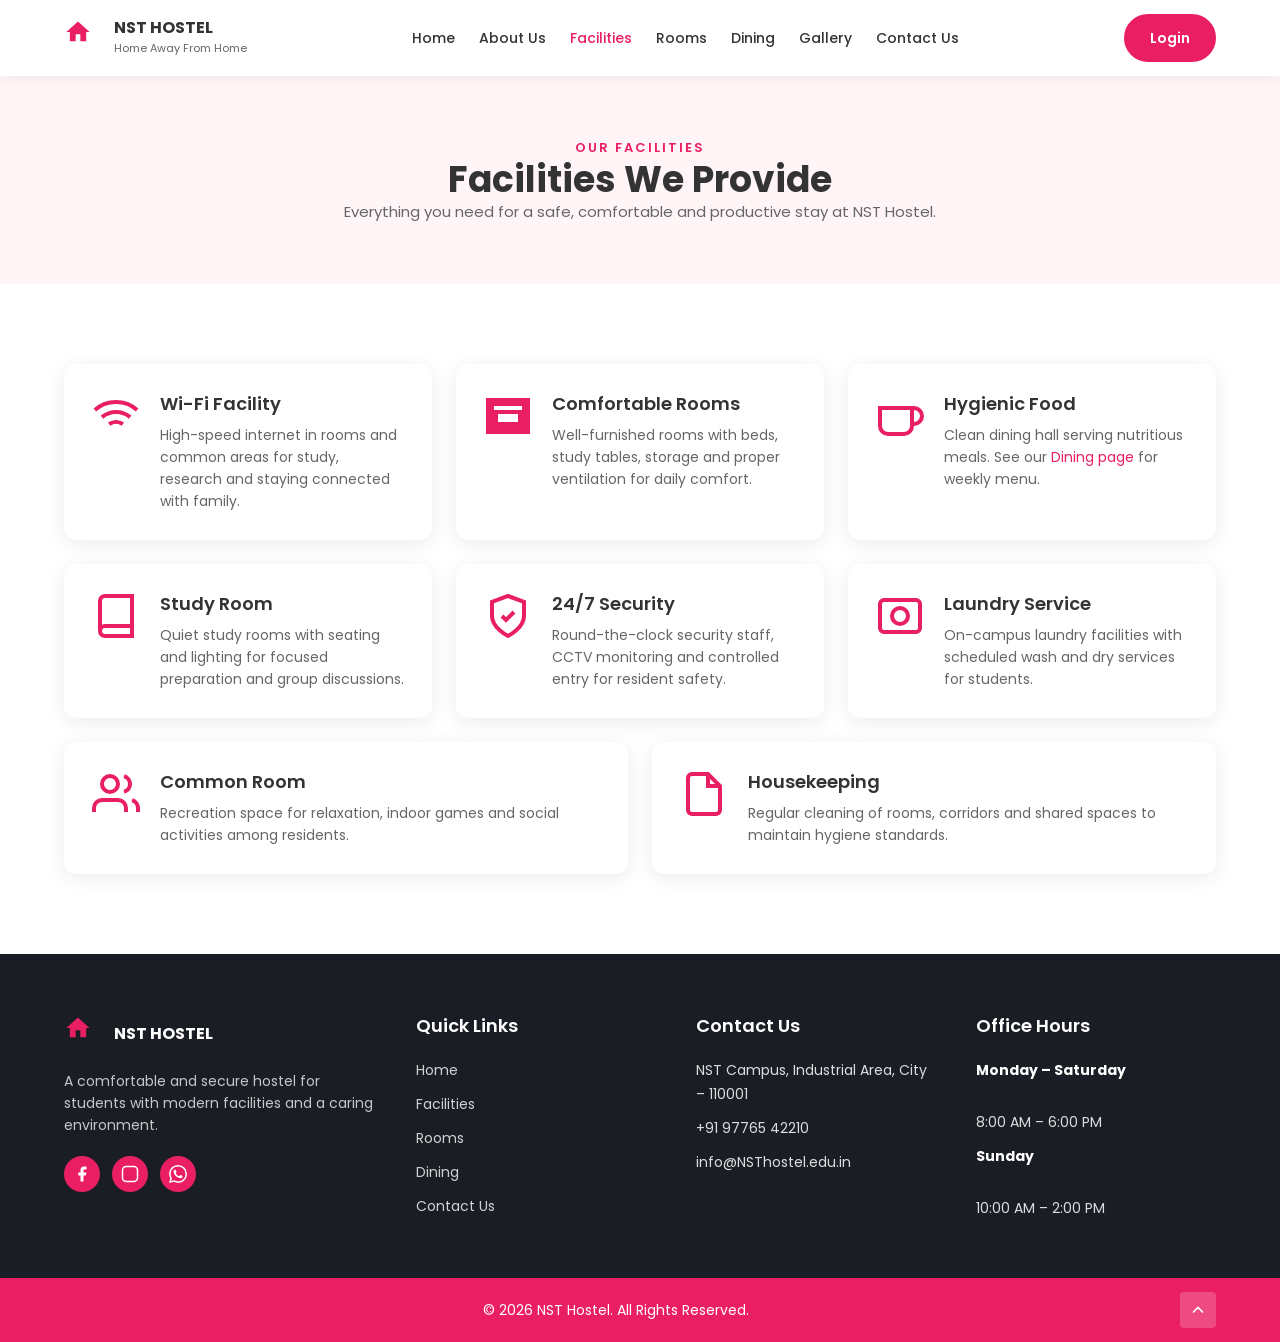
<file: facilities.html>
<!DOCTYPE html>
<html lang="en">
<head>
  <meta charset="UTF-8">
  <meta name="viewport" content="width=device-width, initial-scale=1.0">
  <title>Facilities — NST Hostel</title>
  <link rel="icon" type="image/png" href="images/favicon.png">
  <link rel="preconnect" href="https://fonts.googleapis.com">
  <link rel="preconnect" href="https://fonts.gstatic.com" crossorigin>
  <link href="https://fonts.googleapis.com/css2?family=Poppins:wght@400;500;600;700&display=swap" rel="stylesheet">
  <link rel="stylesheet" href="style/styles.css">
</head>
<body>

  <header class="header">
    <div class="container header-row">
      <a href="index.html" class="logo">
        <span class="logo-icon"><svg viewBox="0 0 24 24" fill="currentColor"><path d="M10 20v-6h4v6h5v-8h3L12 3 2 12h3v8z"/></svg></span>
        <span class="logo-text"><strong>NST HOSTEL</strong><small>Home Away From Home</small></span>
      </a>
      <input type="checkbox" id="menu-check" class="menu-check">
      <label for="menu-check" class="menu-btn" aria-label="Toggle menu"><span></span><span></span><span></span></label>
      <nav class="nav">
        <a href="index.html" class="nav-link">Home</a>
        <a href="index.html#about" class="nav-link">About Us</a>
        <a href="facilities.html" class="nav-link active">Facilities</a>
        <a href="rooms.html" class="nav-link">Rooms</a>
        <a href="dining.html" class="nav-link">Dining</a>
        <a href="index.html#gallery" class="nav-link">Gallery</a>
        <a href="contact.html" class="nav-link">Contact Us</a>
      </nav>
      <a href="#" class="btn btn-pink btn-login">Login</a>
    </div>
  </header>

  <section class="page-banner">
    <div class="container">
      <p class="label">OUR FACILITIES</p>
      <h1 class="title">Facilities We Provide</h1>
      <p class="text">Everything you need for a safe, comfortable and productive stay at NST Hostel.</p>
    </div>
  </section>

  <section class="section">
    <div class="container">
      <div class="detail-row">
        <div class="detail-card">
          <span class="card-icon"><svg viewBox="0 0 24 24" fill="none" stroke="currentColor" stroke-width="2"><path d="M5 12.55a11 11 0 0 1 14.08 0M1.42 9a16 16 0 0 1 21.16 0M8.53 16.11a6 6 0 0 1 6.95 0M12 20h.01"/></svg></span>
          <div>
            <h3>Wi-Fi Facility</h3>
            <p>High-speed internet in rooms and common areas for study, research and staying connected with family.</p>
          </div>
        </div>
        <div class="detail-card">
          <span class="card-icon"><svg viewBox="0 0 24 24" fill="none" stroke="currentColor" stroke-width="2"><path d="M2 4v16h20V4H2zm2 2h16v12H4V6z"/><path d="M6 10h12v6H6z"/></svg></span>
          <div>
            <h3>Comfortable Rooms</h3>
            <p>Well-furnished rooms with beds, study tables, storage and proper ventilation for daily comfort.</p>
          </div>
        </div>
        <div class="detail-card">
          <span class="card-icon"><svg viewBox="0 0 24 24" fill="none" stroke="currentColor" stroke-width="2"><path d="M18 8h1a4 4 0 0 1 0 8h-1M2 8h16v9a4 4 0 0 1-4 4H6a4 4 0 0 1-4-4V8z"/></svg></span>
          <div>
            <h3>Hygienic Food</h3>
            <p>Clean dining hall serving nutritious meals. See our <a href="dining.html" class="link-pink">Dining page</a> for weekly menu.</p>
          </div>
        </div>
        <div class="detail-card">
          <span class="card-icon"><svg viewBox="0 0 24 24" fill="none" stroke="currentColor" stroke-width="2"><path d="M4 19.5A2.5 2.5 0 0 1 6.5 17H20"/><path d="M6.5 2H20v20H6.5A2.5 2.5 0 0 1 4 19.5v-15A2.5 2.5 0 0 1 6.5 2z"/></svg></span>
          <div>
            <h3>Study Room</h3>
            <p>Quiet study rooms with seating and lighting for focused preparation and group discussions.</p>
          </div>
        </div>
        <div class="detail-card">
          <span class="card-icon"><svg viewBox="0 0 24 24" fill="none" stroke="currentColor" stroke-width="2"><path d="M12 22s8-4 8-10V5l-8-3-8 3v7c0 6 8 10 8 10z"/><path d="m9 12 2 2 4-4"/></svg></span>
          <div>
            <h3>24/7 Security</h3>
            <p>Round-the-clock security staff, CCTV monitoring and controlled entry for resident safety.</p>
          </div>
        </div>
        <div class="detail-card">
          <span class="card-icon"><svg viewBox="0 0 24 24" fill="none" stroke="currentColor" stroke-width="2"><rect x="2" y="4" width="20" height="16" rx="2"/><circle cx="12" cy="12" r="4"/></svg></span>
          <div>
            <h3>Laundry Service</h3>
            <p>On-campus laundry facilities with scheduled wash and dry services for students.</p>
          </div>
        </div>
        <div class="detail-card">
          <span class="card-icon"><svg viewBox="0 0 24 24" fill="none" stroke="currentColor" stroke-width="2"><path d="M17 21v-2a4 4 0 0 0-4-4H5a4 4 0 0 0-4 4v2"/><circle cx="9" cy="7" r="4"/><path d="M23 21v-2a4 4 0 0 0-3-3.87M16 3.13a4 4 0 0 1 0 7.75"/></svg></span>
          <div>
            <h3>Common Room</h3>
            <p>Recreation space for relaxation, indoor games and social activities among residents.</p>
          </div>
        </div>
        <div class="detail-card">
          <span class="card-icon"><svg viewBox="0 0 24 24" fill="none" stroke="currentColor" stroke-width="2"><path d="M14 2H6a2 2 0 0 0-2 2v16a2 2 0 0 0 2 2h12a2 2 0 0 0 2-2V8z"/><polyline points="14 2 14 8 20 8"/></svg></span>
          <div>
            <h3>Housekeeping</h3>
            <p>Regular cleaning of rooms, corridors and shared spaces to maintain hygiene standards.</p>
          </div>
        </div>
      </div>
    </div>
  </section>

  <footer class="footer">
    <div class="container footer-row">
      <div class="footer-col wide">
        <a href="index.html" class="logo">
          <span class="logo-icon"><svg viewBox="0 0 24 24" fill="currentColor"><path d="M10 20v-6h4v6h5v-8h3L12 3 2 12h3v8z"/></svg></span>
          <span class="logo-text"><strong>NST HOSTEL</strong></span>
        </a>
        <p class="footer-text">A comfortable and secure hostel for students with modern facilities and a caring environment.</p>
        <div class="social-row">
          <a href="#" class="social-link" aria-label="Facebook"><svg viewBox="0 0 24 24" fill="currentColor"><path d="M18 2h-3a5 5 0 0 0-5 5v3H7v4h3v8h4v-8h3l1-4h-4V7a1 1 0 0 1 1-1h3z"/></svg></a>
          <a href="#" class="social-link" aria-label="Instagram"><svg viewBox="0 0 24 24" fill="none" stroke="currentColor" stroke-width="2"><rect x="2" y="2" width="20" height="20" rx="5"/></svg></a>
          <a href="#" class="social-link" aria-label="WhatsApp"><svg viewBox="0 0 24 24" fill="currentColor"><path d="M17.472 14.382c-.297-.149-1.758-.867-2.03-.967-.273-.099-.471-.148-.67.15-.197.297-.767.966-.94 1.164-.173.199-.347.223-.644.075-.297-.15-1.255-.463-2.39-1.475-.883-.788-1.48-1.761-1.653-2.059-.173-.297-.018-.458.13-.606.134-.133.298-.347.446-.52.149-.174.198-.298.298-.497.099-.198.05-.371-.025-.52-.075-.149-.669-1.612-.916-2.207-.242-.579-.487-.5-.669-.51-.173-.008-.371-.01-.57-.01-.198 0-.52.074-.792.372-.272.297-1.04 1.016-1.04 2.479 0 1.462 1.065 2.875 1.213 3.074.149.198 2.096 3.2 5.077 4.487.709.306 1.262.489 1.694.625.712.227 1.36.195 1.871.118.571-.085 1.758-.719 2.006-1.413.248-.694.248-1.289.173-1.413-.074-.124-.272-.198-.57-.347m-5.421 7.403h-.004a9.87 9.87 0 0 1-5.031-1.378l-.361-.214-3.741.982.998-3.648-.235-.374a9.86 9.86 0 0 1-1.51-5.26c.001-5.45 4.436-9.884 9.888-9.884 2.64 0 5.122 1.03 6.988 2.898a9.825 9.825 0 0 1 2.893 6.994c-.003 5.45-4.435 9.884-9.885 9.884m8.413-18.297A11.815 11.815 0 0 0 12.05 0C5.495 0 .16 5.335.157 11.892c0 2.096.547 4.142 1.588 5.945L.057 24l6.305-1.654a11.882 11.882 0 0 0 5.683 1.448h.005c6.554 0 11.89-5.335 11.893-11.893a11.821 11.821 0 0 0-3.48-8.413z"/></svg></a>
        </div>
      </div>
      <div class="footer-col">
        <h3 class="footer-title">Quick Links</h3>
        <ul class="footer-list">
          <li><a href="index.html">Home</a></li>
          <li><a href="facilities.html">Facilities</a></li>
          <li><a href="rooms.html">Rooms</a></li>
          <li><a href="dining.html">Dining</a></li>
          <li><a href="contact.html">Contact Us</a></li>
        </ul>
      </div>
      <div class="footer-col">
        <h3 class="footer-title">Contact Us</h3>
        <ul class="footer-list">
          <li>NST Campus, Industrial Area, City – 110001</li>
          <li>+91 97765 42210</li>
          <li>info@NSThostel.edu.in</li>
        </ul>
      </div>
      <div class="footer-col">
        <h3 class="footer-title">Office Hours</h3>
        <ul class="footer-list">
          <li><strong>Monday – Saturday</strong><br>8:00 AM – 6:00 PM</li>
          <li><strong>Sunday</strong><br>10:00 AM – 2:00 PM</li>
        </ul>
      </div>
    </div>
    <div class="footer-bar">
      <div class="container bar-row">
        <p>© 2026 NST Hostel. All Rights Reserved.</p>
        <a href="#" class="top-btn" aria-label="Back to top"><svg viewBox="0 0 24 24" fill="none" stroke="currentColor" stroke-width="2"><polyline points="18 15 12 9 6 15"/></svg></a>
      </div>
    </div>
  </footer>

</body>
</html>
</file>
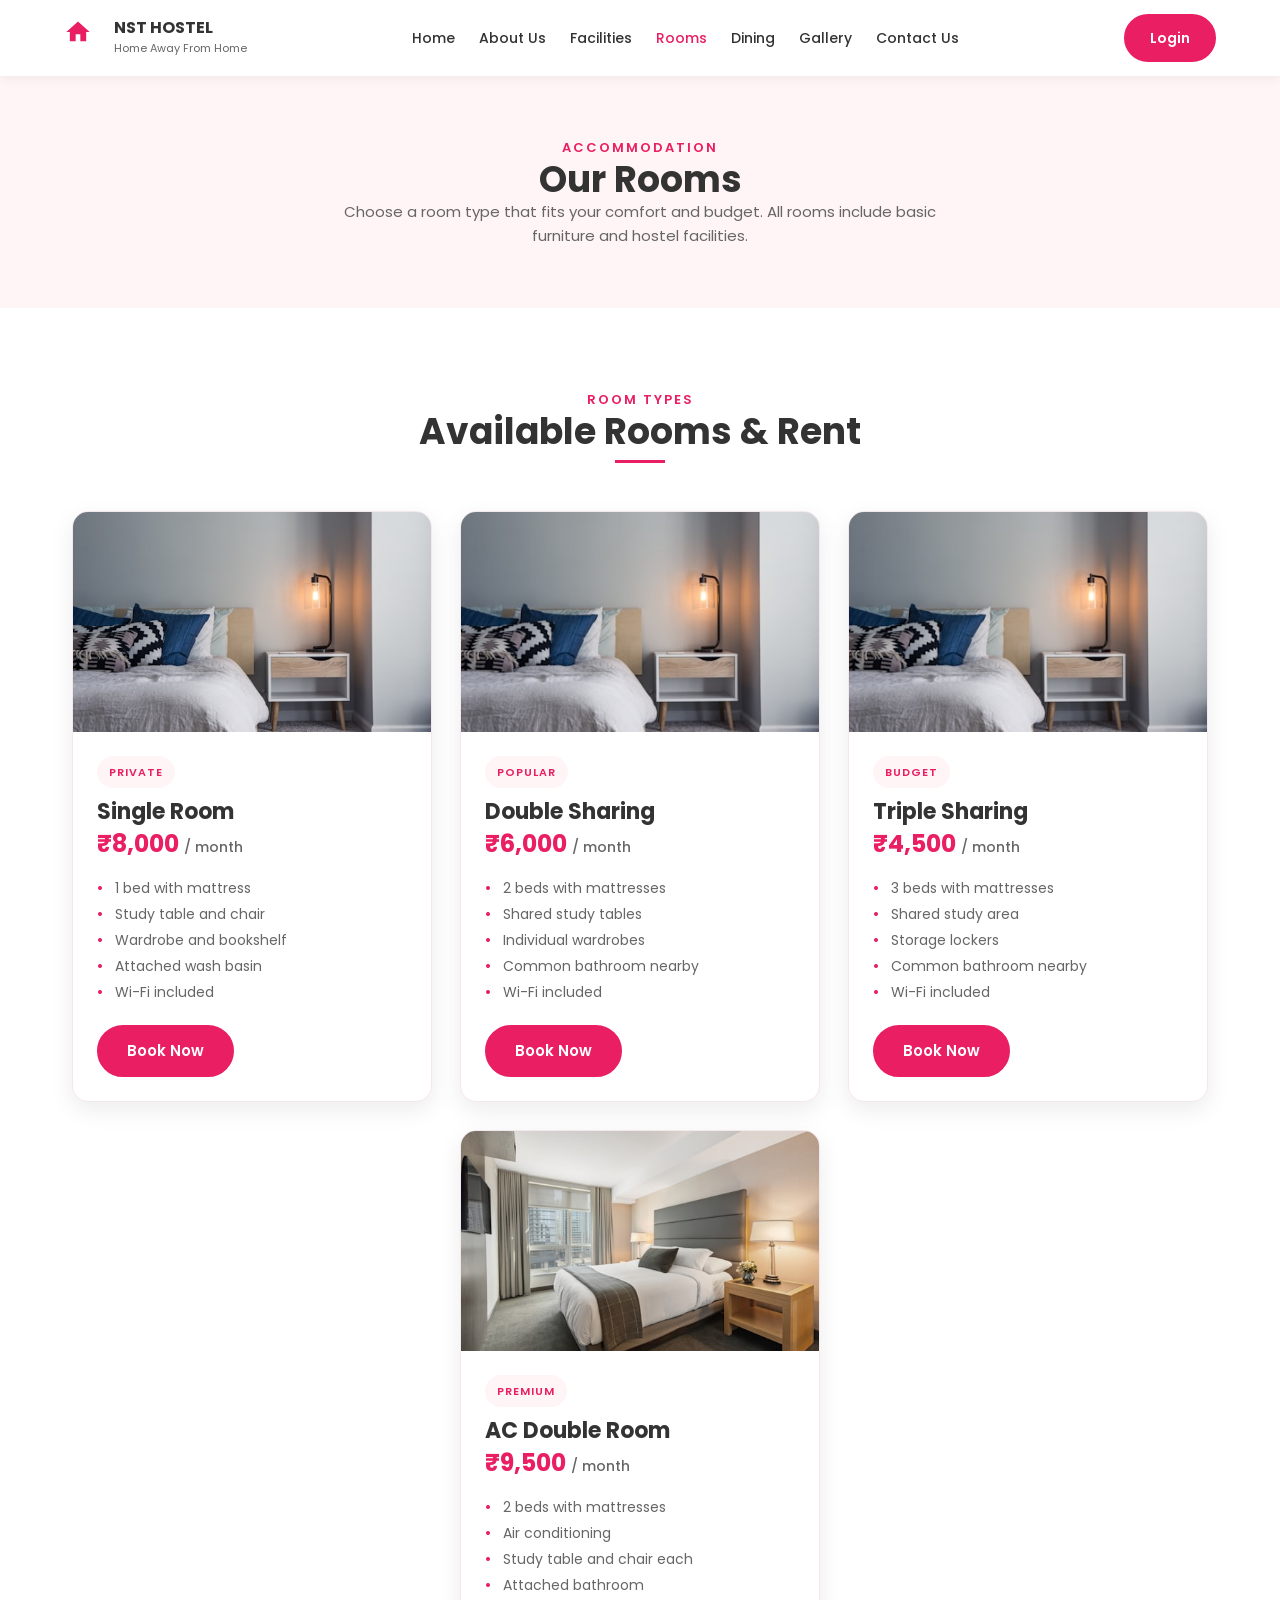
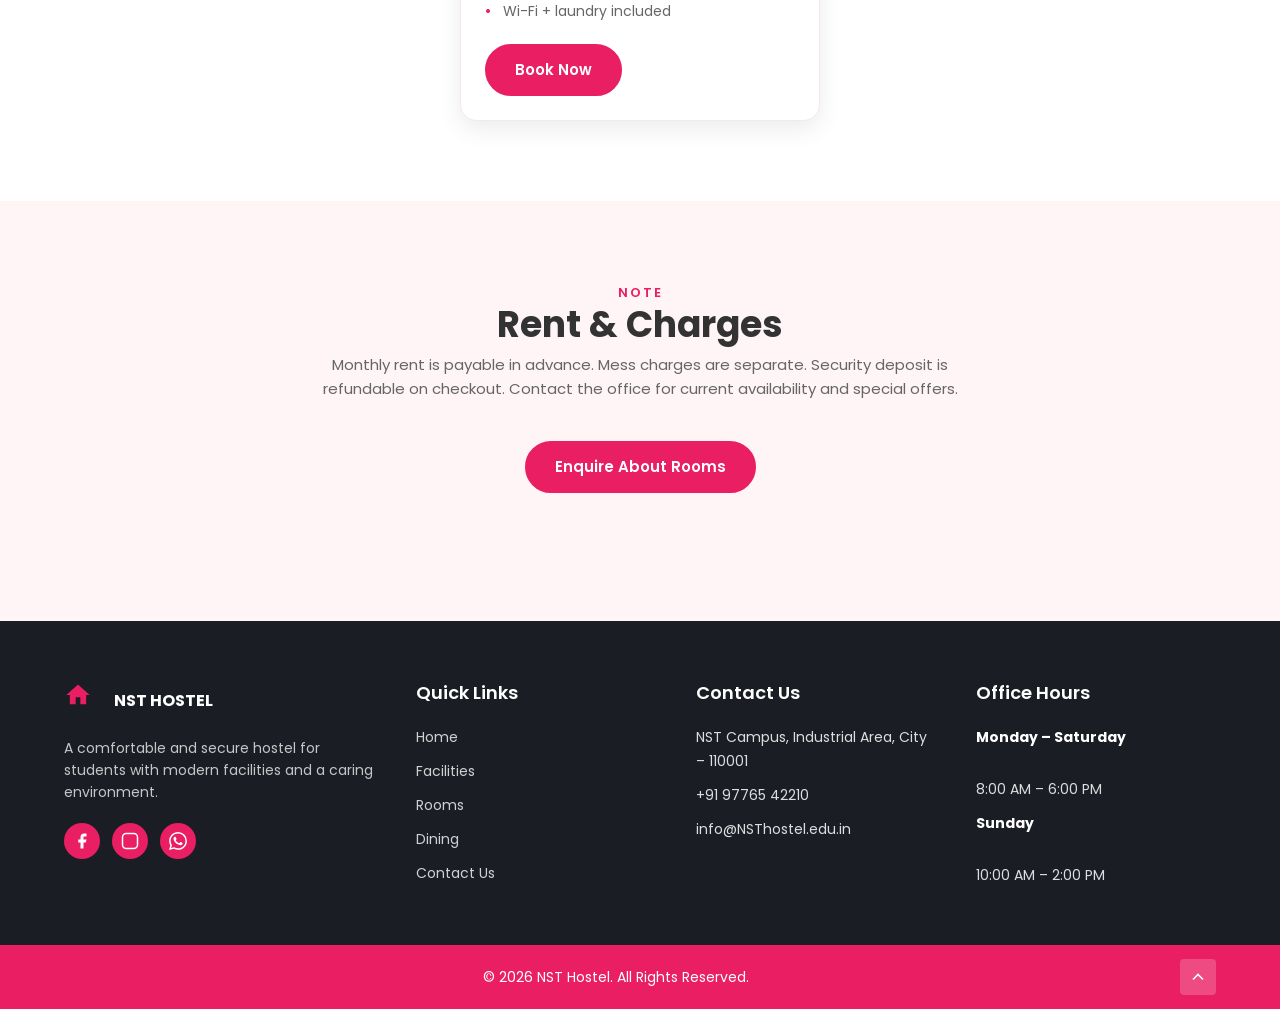
<file: rooms.html>
<!DOCTYPE html>
<html lang="en">
<head>
  <meta charset="UTF-8">
  <meta name="viewport" content="width=device-width, initial-scale=1.0">
  <title>Rooms — NST Hostel</title>
  <link rel="icon" type="image/png" href="images/favicon.png">
  <link rel="preconnect" href="https://fonts.googleapis.com">
  <link rel="preconnect" href="https://fonts.gstatic.com" crossorigin>
  <link href="https://fonts.googleapis.com/css2?family=Poppins:wght@400;500;600;700&display=swap" rel="stylesheet">
  <link rel="stylesheet" href="style/styles.css">
</head>
<body>

  <header class="header">
    <div class="container header-row">
      <a href="index.html" class="logo">
        <span class="logo-icon"><svg viewBox="0 0 24 24" fill="currentColor"><path d="M10 20v-6h4v6h5v-8h3L12 3 2 12h3v8z"/></svg></span>
        <span class="logo-text"><strong>NST HOSTEL</strong><small>Home Away From Home</small></span>
      </a>
      <input type="checkbox" id="menu-check" class="menu-check">
      <label for="menu-check" class="menu-btn" aria-label="Toggle menu"><span></span><span></span><span></span></label>
      <nav class="nav">
        <a href="index.html" class="nav-link">Home</a>
        <a href="index.html#about" class="nav-link">About Us</a>
        <a href="facilities.html" class="nav-link">Facilities</a>
        <a href="rooms.html" class="nav-link active">Rooms</a>
        <a href="dining.html" class="nav-link">Dining</a>
        <a href="index.html#gallery" class="nav-link">Gallery</a>
        <a href="contact.html" class="nav-link">Contact Us</a>
      </nav>
      <a href="#" class="btn btn-pink btn-login">Login</a>
    </div>
  </header>

  <section class="page-banner">
    <div class="container">
      <p class="label">ACCOMMODATION</p>
      <h1 class="title">Our Rooms</h1>
      <p class="text">Choose a room type that fits your comfort and budget. All rooms include basic furniture and hostel facilities.</p>
    </div>
  </section>

  <section class="section">
    <div class="container">
      <div class="center-head">
        <p class="label">ROOM TYPES</p>
        <h2 class="title">Available Rooms &amp; Rent</h2>
        <span class="pink-line center"></span>
      </div>

      <div class="room-grid">
        <article class="room-card">
          <img src="images/room-single.jpg" alt="Single room">
          <div class="room-card-body">
            <span class="room-badge">Private</span>
            <h3>Single Room</h3>
            <p class="room-rent">₹8,000 <span>/ month</span></p>
            <ul class="room-details">
              <li>1 bed with mattress</li>
              <li>Study table and chair</li>
              <li>Wardrobe and bookshelf</li>
              <li>Attached wash basin</li>
              <li>Wi-Fi included</li>
            </ul>
            <a href="contact.html" class="btn btn-pink">Book Now</a>
          </div>
        </article>

        <article class="room-card">
          <img src="images/room-double.jpg" alt="Double sharing room">
          <div class="room-card-body">
            <span class="room-badge">Popular</span>
            <h3>Double Sharing</h3>
            <p class="room-rent">₹6,000 <span>/ month</span></p>
            <ul class="room-details">
              <li>2 beds with mattresses</li>
              <li>Shared study tables</li>
              <li>Individual wardrobes</li>
              <li>Common bathroom nearby</li>
              <li>Wi-Fi included</li>
            </ul>
            <a href="contact.html" class="btn btn-pink">Book Now</a>
          </div>
        </article>

        <article class="room-card">
          <img src="images/room-triple.jpg" alt="Triple sharing room">
          <div class="room-card-body">
            <span class="room-badge">Budget</span>
            <h3>Triple Sharing</h3>
            <p class="room-rent">₹4,500 <span>/ month</span></p>
            <ul class="room-details">
              <li>3 beds with mattresses</li>
              <li>Shared study area</li>
              <li>Storage lockers</li>
              <li>Common bathroom nearby</li>
              <li>Wi-Fi included</li>
            </ul>
            <a href="contact.html" class="btn btn-pink">Book Now</a>
          </div>
        </article>

        <article class="room-card">
          <img src="images/room-ac.jpg" alt="AC double room">
          <div class="room-card-body">
            <span class="room-badge">Premium</span>
            <h3>AC Double Room</h3>
            <p class="room-rent">₹9,500 <span>/ month</span></p>
            <ul class="room-details">
              <li>2 beds with mattresses</li>
              <li>Air conditioning</li>
              <li>Study table and chair each</li>
              <li>Attached bathroom</li>
              <li>Wi-Fi + laundry included</li>
            </ul>
            <a href="contact.html" class="btn btn-pink">Book Now</a>
          </div>
        </article>
      </div>
    </div>
  </section>

  <section class="section section-pink">
    <div class="container center-head">
      <p class="label">NOTE</p>
      <h2 class="title">Rent &amp; Charges</h2>
      <p class="text text-center-narrow">
        Monthly rent is payable in advance. Mess charges are separate. Security deposit is refundable on checkout.
        Contact the office for current availability and special offers.
      </p>
      <div class="center-btn">
        <a href="contact.html" class="btn btn-pink">Enquire About Rooms</a>
      </div>
    </div>
  </section>

  <footer class="footer">
    <div class="container footer-row">
      <div class="footer-col wide">
        <a href="index.html" class="logo">
          <span class="logo-icon"><svg viewBox="0 0 24 24" fill="currentColor"><path d="M10 20v-6h4v6h5v-8h3L12 3 2 12h3v8z"/></svg></span>
          <span class="logo-text"><strong>NST HOSTEL</strong></span>
        </a>
        <p class="footer-text">A comfortable and secure hostel for students with modern facilities and a caring environment.</p>
        <div class="social-row">
          <a href="#" class="social-link" aria-label="Facebook"><svg viewBox="0 0 24 24" fill="currentColor"><path d="M18 2h-3a5 5 0 0 0-5 5v3H7v4h3v8h4v-8h3l1-4h-4V7a1 1 0 0 1 1-1h3z"/></svg></a>
          <a href="#" class="social-link" aria-label="Instagram"><svg viewBox="0 0 24 24" fill="none" stroke="currentColor" stroke-width="2"><rect x="2" y="2" width="20" height="20" rx="5"/></svg></a>
          <a href="#" class="social-link" aria-label="WhatsApp"><svg viewBox="0 0 24 24" fill="currentColor"><path d="M17.472 14.382c-.297-.149-1.758-.867-2.03-.967-.273-.099-.471-.148-.67.15-.197.297-.767.966-.94 1.164-.173.199-.347.223-.644.075-.297-.15-1.255-.463-2.39-1.475-.883-.788-1.48-1.761-1.653-2.059-.173-.297-.018-.458.13-.606.134-.133.298-.347.446-.52.149-.174.198-.298.298-.497.099-.198.05-.371-.025-.52-.075-.149-.669-1.612-.916-2.207-.242-.579-.487-.5-.669-.51-.173-.008-.371-.01-.57-.01-.198 0-.52.074-.792.372-.272.297-1.04 1.016-1.04 2.479 0 1.462 1.065 2.875 1.213 3.074.149.198 2.096 3.2 5.077 4.487.709.306 1.262.489 1.694.625.712.227 1.36.195 1.871.118.571-.085 1.758-.719 2.006-1.413.248-.694.248-1.289.173-1.413-.074-.124-.272-.198-.57-.347m-5.421 7.403h-.004a9.87 9.87 0 0 1-5.031-1.378l-.361-.214-3.741.982.998-3.648-.235-.374a9.86 9.86 0 0 1-1.51-5.26c.001-5.45 4.436-9.884 9.888-9.884 2.64 0 5.122 1.03 6.988 2.898a9.825 9.825 0 0 1 2.893 6.994c-.003 5.45-4.435 9.884-9.885 9.884m8.413-18.297A11.815 11.815 0 0 0 12.05 0C5.495 0 .16 5.335.157 11.892c0 2.096.547 4.142 1.588 5.945L.057 24l6.305-1.654a11.882 11.882 0 0 0 5.683 1.448h.005c6.554 0 11.89-5.335 11.893-11.893a11.821 11.821 0 0 0-3.48-8.413z"/></svg></a>
        </div>
      </div>
      <div class="footer-col">
        <h3 class="footer-title">Quick Links</h3>
        <ul class="footer-list">
          <li><a href="index.html">Home</a></li>
          <li><a href="facilities.html">Facilities</a></li>
          <li><a href="rooms.html">Rooms</a></li>
          <li><a href="dining.html">Dining</a></li>
          <li><a href="contact.html">Contact Us</a></li>
        </ul>
      </div>
      <div class="footer-col">
        <h3 class="footer-title">Contact Us</h3>
        <ul class="footer-list">
          <li>NST Campus, Industrial Area, City – 110001</li>
          <li>+91 97765 42210</li>
          <li>info@NSThostel.edu.in</li>
        </ul>
      </div>
      <div class="footer-col">
        <h3 class="footer-title">Office Hours</h3>
        <ul class="footer-list">
          <li><strong>Monday – Saturday</strong><br>8:00 AM – 6:00 PM</li>
          <li><strong>Sunday</strong><br>10:00 AM – 2:00 PM</li>
        </ul>
      </div>
    </div>
    <div class="footer-bar">
      <div class="container bar-row">
        <p>© 2026 NST Hostel. All Rights Reserved.</p>
        <a href="#" class="top-btn" aria-label="Back to top"><svg viewBox="0 0 24 24" fill="none" stroke="currentColor" stroke-width="2"><polyline points="18 15 12 9 6 15"/></svg></a>
      </div>
    </div>
  </footer>

</body>
</html>
</file>
<file: style/styles.css>
/* Normalize */
*,
*::before,
*::after {
  box-sizing: border-box;
}

html {
  line-height: 1.15;
  scroll-behavior: smooth;
}

body {
  margin: 0;
}

main {
  display: block;
}

h1, h2, h3, h4, p {
  margin: 0;
}

ul {
  margin: 0;
  padding: 0;
  list-style: none;
}

a {
  background-color: transparent;
  text-decoration: none;
  color: inherit;
}

img {
  border-style: none;
  max-width: 100%;
  display: block;
}

button,
input,
textarea {
  font-family: inherit;
  font-size: 100%;
  line-height: 1.15;
  margin: 0;
}

button {
  overflow: visible;
}

button,
input {
  overflow: visible;
}

textarea {
  overflow: auto;
  resize: vertical;
}

/* Base */
body {
  font-family: "Poppins", Arial, sans-serif;
  font-size: 16px;
  color: #333333;
  line-height: 24px;
  background: #ffffff;
}

.container {
  width: 1200px;
  max-width: 1200px;
  margin: 0 auto;
  padding: 0 24px;
}

/* Buttons */
.btn {
  display: inline-block;
  padding: 12px 28px;
  font-size: 15px;
  font-weight: 600;
  border-radius: 50px;
  border: 2px solid transparent;
  cursor: pointer;
}

.btn-pink {
  background: #e91e63;
  color: #ffffff;
  border-color: #e91e63;
}

.btn-pink:hover {
  background: #c2185b;
  border-color: #c2185b;
}

.btn-border {
  background: #ffffff;
  color: #e91e63;
  border-color: #e91e63;
}

.btn-white {
  background: transparent;
  color: #ffffff;
  border-color: #ffffff;
}

.btn-login {
  padding: 10px 24px;
  font-size: 14px;
}

/* Header */
.header {
  position: sticky;
  top: 0;
  background: #ffffff;
  box-shadow: 0 2px 12px rgba(0, 0, 0, 0.06);
  z-index: 100;
}

.header-row {
  display: flex;
  flex-wrap: wrap;
  align-items: center;
  justify-content: space-between;
  gap: 16px;
  padding: 14px 24px;
  min-height: 72px;
}

.logo {
  display: flex;
  align-items: center;
  gap: 10px;
}

.logo-icon {
  width: 40px;
  height: 40px;
  color: #e91e63;
}

.logo-icon svg {
  width: 28px;
  height: 28px;
}

.logo-text {
  display: flex;
  flex-direction: column;
  line-height: 20px;
}

.logo-text strong {
  font-size: 16px;
  font-weight: 700;
  color: #333333;
}

.logo-text small {
  font-size: 11px;
  color: #666666;
}

.menu-check {
  display: none;
}

.menu-btn {
  display: none;
  flex-direction: column;
  gap: 5px;
  cursor: pointer;
  padding: 8px;
}

.menu-btn span {
  display: block;
  width: 24px;
  height: 2px;
  background: #333333;
  border-radius: 2px;
}

.nav {
  display: flex;
  flex-wrap: wrap;
  align-items: center;
  gap: 24px;
}

.nav-link {
  font-size: 14px;
  font-weight: 500;
  color: #333333;
}

.nav-link:hover,
.nav-link.active {
  color: #e91e63;
}

/* Hero */
.hero {
  position: relative;
  min-height: 520px;
  display: flex;
  align-items: center;
  background-image: url("../images/hero-bg.jpg");
  background-size: cover;
  background-position: center;
}

.hero-overlay {
  position: absolute;
  top: 0;
  left: 0;
  width: 100%;
  height: 100%;
  background: linear-gradient(to right, rgba(0, 0, 0, 0.65), rgba(0, 0, 0, 0.2));
}

.hero-box {
  position: relative;
  z-index: 1;
  padding: 80px 24px;
  max-width: 640px;
}

.hero-title {
  font-size: 64px;
  font-weight: 700;
  color: #ffffff;
  line-height: 70px;
  margin-bottom: 8px;
}

.hero-text {
  font-size: 16px;
  color: #ffffff;
  margin-bottom: 32px;
  max-width: 480px;
}

.hero-btns {
  display: flex;
  flex-wrap: wrap;
  gap: 16px;
}

/* Page banner (inner pages) */
.page-banner {
  background: #fff5f7;
  padding: 60px 0;
  text-align: center;
}

.page-banner .title {
  margin-bottom: 8px;
}

.page-banner .text {
  max-width: 600px;
  margin: 0 auto;
}

/* Sections */
.section {
  padding: 80px 0;
}

.section-pink {
  background: #fff5f7;
}
.dark-pink {
  background-color: #ffe6e6 !important;
}

.label {
  font-size: 13px;
  font-weight: 600;
  letter-spacing: 2px;
  color: #e91e63;
  text-transform: uppercase;
  margin-bottom: 8px;
}

.title {
  font-size: 36px;
  font-weight: 700;
  color: #333333;
  margin-bottom: 16px;
}

.pink-line {
  display: block;
  width: 50px;
  height: 3px;
  background: #e91e63;
  margin-bottom: 20px;
}

.pink-line.center {
  margin: 12px auto 0;
}

.center-head {
  text-align: center;
  margin-bottom: 48px;
}

.center-btn {
  display: flex;
  justify-content: center;
  margin-top: 40px;
}

.text {
  font-size: 15px;
  color: #666666;
  margin-bottom: 28px;
}

.link-pink {
  color: #e91e63;
}

.text-gap {
  margin-top: 24px;
}

/* About */
.row {
  display: flex;
  flex-wrap: wrap;
  align-items: center;
  gap: 48px;
}

.col-text {
  flex: 1;
  min-width: 300px;
}

.col-img {
  flex: 1;
  min-width: 300px;
}

.rounded-img {
  width: 100%;
  border-radius: 12px;
  box-shadow: 0 4px 20px rgba(0, 0, 0, 0.08);
  height: 360px;
  object-fit: cover;
}

/* Cards */
.card-row {
  display: flex;
  flex-wrap: wrap;
  justify-content: center;
  gap: 24px;
}

.card {
  width: 180px;
  background: #ffffff;
  border-radius: 12px;
  box-shadow: 0 4px 20px rgba(0, 0, 0, 0.08);
  padding: 32px 20px;
  text-align: center;
  display: flex;
  flex-direction: column;
  align-items: center;
  gap: 16px;
}

.card-icon {
  width: 48px;
  height: 48px;
  color: #e91e63;
}

.card-icon svg {
  width: 48px;
  height: 48px;
}

.card h3 {
  font-size: 14px;
  font-weight: 600;
  color: #333333;
}

/* Facility detail (facilities page) */
.detail-row {
  display: flex;
  flex-wrap: wrap;
  gap: 24px;
}

.detail-card {
  flex: 1;
  min-width: 280px;
  background: #ffffff;
  border-radius: 12px;
  box-shadow: 0 4px 20px rgba(0, 0, 0, 0.08);
  padding: 28px;
  display: flex;
  gap: 20px;
  align-items: flex-start;
}

.detail-card .card-icon {
  flex-shrink: 0;
}

.detail-card h3 {
  font-size: 18px;
  font-weight: 600;
  color: #333333;
  margin-bottom: 8px;
}

.detail-card p {
  font-size: 14px;
  color: #666666;
  line-height: 22px;
}

/* Dining weekly menu */
.menu-grid {
  display: flex;
  flex-wrap: wrap;
  justify-content: center;
  gap: 28px;
}

.menu-day {
  width: 340px;
  background: #ffffff;
  border-radius: 16px;
  overflow: hidden;
  box-shadow: 0 8px 24px rgba(0, 0, 0, 0.08);
  border: 1px solid #f5e8ec;
  transition: transform 0.2s, box-shadow 0.2s;
}

.menu-day:hover {
  transform: translateY(-6px);
  box-shadow: 0 14px 32px rgba(233, 30, 99, 0.15);
}

.menu-day.highlight {
  border: 2px solid #e91e63;
}

.menu-day-img {
  position: relative;
  height: 180px;
  overflow: hidden;
}

.menu-day-img img {
  width: 100%;
  height: 180px;
  object-fit: cover;
}

.menu-day-img::after {
  content: "";
  position: absolute;
  left: 0;
  bottom: 0;
  width: 100%;
  height: 80px;
  background: linear-gradient(to top, rgba(0, 0, 0, 0.55), transparent);
}

.menu-day-badge {
  position: absolute;
  left: 16px;
  bottom: 14px;
  z-index: 1;
  background: #e91e63;
  color: #ffffff;
  font-size: 14px;
  font-weight: 600;
  padding: 6px 14px;
  border-radius: 50px;
}

.menu-day.highlight .menu-day-badge {
  background: #ffffff;
  color: #e91e63;
}

.menu-day-body {
  padding: 20px;
  display: flex;
  flex-direction: column;
  gap: 14px;
}

.menu-meal {
  padding: 12px 14px;
  background: #fff5f7;
  border-radius: 10px;
  border-left: 4px solid #e91e63;
}

.menu-meal p {
  font-size: 14px;
  color: #555555;
  line-height: 22px;
  margin-top: 6px;
}

.meal-tag {
  display: inline-block;
  font-size: 11px;
  font-weight: 600;
  text-transform: uppercase;
  letter-spacing: 1px;
  padding: 4px 10px;
  border-radius: 50px;
  color: #ffffff;
}

.meal-tag.breakfast {
  background: #ff9800;
}

.meal-tag.lunch {
  background: #4caf50;
}

.meal-tag.dinner {
  background: #673ab7;
}

.menu-table-wrap {
  margin-top: 20px;
  overflow-x: auto;
  border-radius: 12px;
  box-shadow: 0 4px 20px rgba(0, 0, 0, 0.08);
}

.menu-table {
  width: 100%;
  min-width: 600px;
  border-collapse: collapse;
  background: #ffffff;
}

.menu-table th,
.menu-table td {
  padding: 16px 20px;
  text-align: left;
  font-size: 14px;
  border-bottom: 1px solid #f0f0f0;
}

.menu-table th {
  background: #e91e63;
  color: #ffffff;
  font-weight: 600;
  font-size: 15px;
}

.menu-table tbody tr:hover {
  background: #fff5f7;
}

.menu-table tbody tr:nth-child(even) {
  background: #fafafa;
}

.menu-table tbody tr:nth-child(even):hover {
  background: #fff5f7;
}

.menu-table td:first-child {
  font-weight: 600;
  color: #e91e63;
  width: 120px;
}

.menu-table tr:last-child td {
  border-bottom: 0;
}

.section-head-gap {
  margin-top: 60px;
}

/* Dining monthly price */
.dining-price-grid {
  display: flex;
  flex-wrap: wrap;
  justify-content: center;
  gap: 28px;
  margin-top: 40px;
}

.dining-price-card {
  width: 320px;
  background: #ffffff;
  border-radius: 16px;
  padding: 28px;
  box-shadow: 0 8px 24px rgba(0, 0, 0, 0.08);
  border: 1px solid #f5e8ec;
  transition: transform 0.2s, box-shadow 0.2s;
}

.dining-price-card:hover {
  transform: translateY(-6px);
  box-shadow: 0 14px 32px rgba(233, 30, 99, 0.15);
}

.dining-price-card h3 {
  font-size: 20px;
  font-weight: 600;
  color: #333333;
  margin: 12px 0 4px;
}

.dining-price-note {
  max-width: 720px;
  margin: 36px auto 0;
  text-align: center;
  font-size: 13px;
  color: #888888;
  line-height: 22px;
}

.text-center-narrow {
  max-width: 700px;
  margin: 0 auto 0 auto;
}

/* Rooms */
.room-grid {
  display: flex;
  flex-wrap: wrap;
  justify-content: center;
  gap: 28px;
}

.room-card {
  width: 360px;
  background: #ffffff;
  border-radius: 16px;
  overflow: hidden;
  box-shadow: 0 8px 24px rgba(0, 0, 0, 0.08);
  border: 1px solid #f5e8ec;
}

.room-card:hover {
  box-shadow: 0 14px 32px rgba(233, 30, 99, 0.15);
}

.room-card img {
  width: 100%;
  height: 220px;
  object-fit: cover;
}

.room-card-body {
  padding: 24px;
}

.room-card h3 {
  font-size: 22px;
  font-weight: 700;
  color: #333333;
  margin-bottom: 8px;
}

.room-rent {
  font-size: 24px;
  font-weight: 700;
  color: #e91e63;
  margin-bottom: 16px;
}

.room-rent span {
  font-size: 14px;
  font-weight: 500;
  color: #666666;
}

.room-details {
  margin-bottom: 20px;
}

.room-details li {
  font-size: 14px;
  color: #666666;
  line-height: 26px;
  padding-left: 18px;
  position: relative;
}

.room-details li::before {
  content: "•";
  position: absolute;
  left: 0;
  color: #e91e63;
  font-weight: 700;
}

.room-badge {
  display: inline-block;
  font-size: 11px;
  font-weight: 600;
  text-transform: uppercase;
  letter-spacing: 1px;
  padding: 4px 12px;
  border-radius: 50px;
  background: #fff5f7;
  color: #e91e63;
  margin-bottom: 12px;
}

.timing-row {
  display: flex;
  flex-wrap: wrap;
  gap: 24px;
  margin-bottom: 40px;
}

.timing-box {
  flex: 1;
  min-width: 200px;
  background: #ffffff;
  border-radius: 12px;
  padding: 24px;
  box-shadow: 0 4px 20px rgba(0, 0, 0, 0.08);
  text-align: center;
}

.timing-box h3 {
  font-size: 18px;
  color: #e91e63;
  margin-bottom: 8px;
}

.timing-box p {
  font-size: 15px;
  color: #666666;
}

/* Contact form */
.contact-row {
  display: flex;
  flex-wrap: wrap;
  gap: 48px;
}

.contact-info {
  flex: 1;
  min-width: 280px;
}

.contact-form-wrap {
  flex: 1.2;
  min-width: 320px;
}

.form {
  background: #ffffff;
  border-radius: 12px;
  padding: 32px;
  box-shadow: 0 4px 20px rgba(0, 0, 0, 0.08);
}

.form-row {
  display: flex;
  flex-wrap: wrap;
  gap: 20px;
}

.form-group {
  flex: 1;
  min-width: 200px;
  margin-bottom: 20px;
}

.form-group.full {
  flex: 1 1 100%;
}

.form-group label {
  display: block;
  font-size: 14px;
  font-weight: 500;
  color: #333333;
  margin-bottom: 8px;
}

.form-group input,
.form-group textarea {
  width: 100%;
  padding: 12px 16px;
  border: 1px solid #dddddd;
  border-radius: 8px;
  font-size: 14px;
  color: #333333;
}

.form-group input:focus,
.form-group textarea:focus {
  outline: none;
  border-color: #e91e63;
}

.form-group textarea {
  min-height: 140px;
}

.info-item {
  display: flex;
  align-items: flex-start;
  gap: 12px;
  margin-bottom: 20px;
  font-size: 14px;
  color: #666666;
}

.info-icon {
  width: 20px;
  height: 20px;
  color: #e91e63;
  flex-shrink: 0;
  margin-top: 2px;
}

.info-icon svg {
  width: 20px;
  height: 20px;
}

/* Gallery */
.gallery-row {
  display: flex;
  flex-wrap: wrap;
  justify-content: center;
  gap: 20px;
}

.gallery-box {
  width: 220px;
  text-align: center;
}

.gallery-box img {
  width: 220px;
  height: 160px;
  object-fit: cover;
  border-radius: 8px;
  margin-bottom: 10px;
}

.gallery-box figcaption {
  font-size: 14px;
  font-weight: 500;
  color: #666666;
}

/* Footer */
.footer {
  background: #1a1d24;
  color: rgba(255, 255, 255, 0.85);
}

.footer-row {
  display: flex;
  flex-wrap: wrap;
  gap: 40px;
  padding: 60px 24px 48px;
  justify-content: space-between;
}

.footer-col {
  flex: 1;
  min-width: 180px;
}

.footer-col.wide {
  flex: 1.3;
  min-width: 260px;
}

.footer .logo-text strong {
  color: #ffffff;
}

.footer-text {
  font-size: 14px;
  line-height: 22px;
  color: rgba(255, 255, 255, 0.75);
  margin: 16px 0 20px;
}

.footer-title {
  font-size: 18px;
  font-weight: 600;
  color: #ffffff;
  margin-bottom: 20px;
}

.footer-list li {
  margin-bottom: 10px;
  font-size: 14px;
}

.footer-list a {
  color: rgba(255, 255, 255, 0.8);
}

.footer-list a:hover {
  color: #e91e63;
}

.footer-list strong {
  color: #ffffff;
  display: block;
  margin-bottom: 4px;
}

.social-row {
  display: flex;
  gap: 12px;
}

.social-link {
  display: flex;
  align-items: center;
  justify-content: center;
  width: 36px;
  height: 36px;
  border-radius: 50px;
  background: #e91e63;
  color: #ffffff;
}

.social-link svg {
  width: 18px;
  height: 18px;
}

.footer-bar {
  background: #e91e63;
  padding: 14px 0;
}

.bar-row {
  display: flex;
  flex-wrap: wrap;
  align-items: center;
  justify-content: space-between;
  gap: 12px;
}

.bar-row p {
  flex: 1;
  text-align: center;
  font-size: 14px;
  color: #ffffff;
}

.top-btn {
  width: 36px;
  height: 36px;
  background: rgba(255, 255, 255, 0.2);
  border-radius: 4px;
  display: flex;
  align-items: center;
  justify-content: center;
  color: #ffffff;
}

.top-btn svg {
  width: 20px;
  height: 20px;
}

/* Mobile */
@media (max-width: 900px) {
  .container {
    width: 100%;
  }

  .menu-btn {
    display: flex;
    order: 3;
  }

  .btn-login {
    order: 2;
    margin-left: auto;
  }

  .logo {
    order: 1;
  }

  .nav {
    order: 4;
    flex-basis: 100%;
    flex-direction: column;
    align-items: flex-start;
    gap: 12px;
    max-height: 0;
    overflow: hidden;
    opacity: 0;
    padding: 0;
  }

  .menu-check:checked ~ .nav {
    max-height: 400px;
    opacity: 1;
    padding: 16px 0 8px;
  }
}

@media (max-width: 600px) {
  .section {
    padding: 56px 0;
  }

  .hero {
    min-height: 420px;
  }

  .hero-title {
    font-size: 40px;
    line-height: 46px;
  }

  .hero-box {
    padding: 60px 24px;
  }

  .hero-btns {
    flex-direction: column;
  }

  .row {
    flex-direction: column;
  }

  .card {
    width: 160px;
  }

  .gallery-box {
    width: 180px;
  }

  .gallery-box img {
    width: 180px;
  }

  .menu-day {
    width: 100%;
    max-width: 360px;
  }

  .menu-table th,
  .menu-table td {
    padding: 12px 14px;
    font-size: 13px;
  }

  .room-card {
    width: 100%;
    max-width: 360px;
  }
}
</file>
